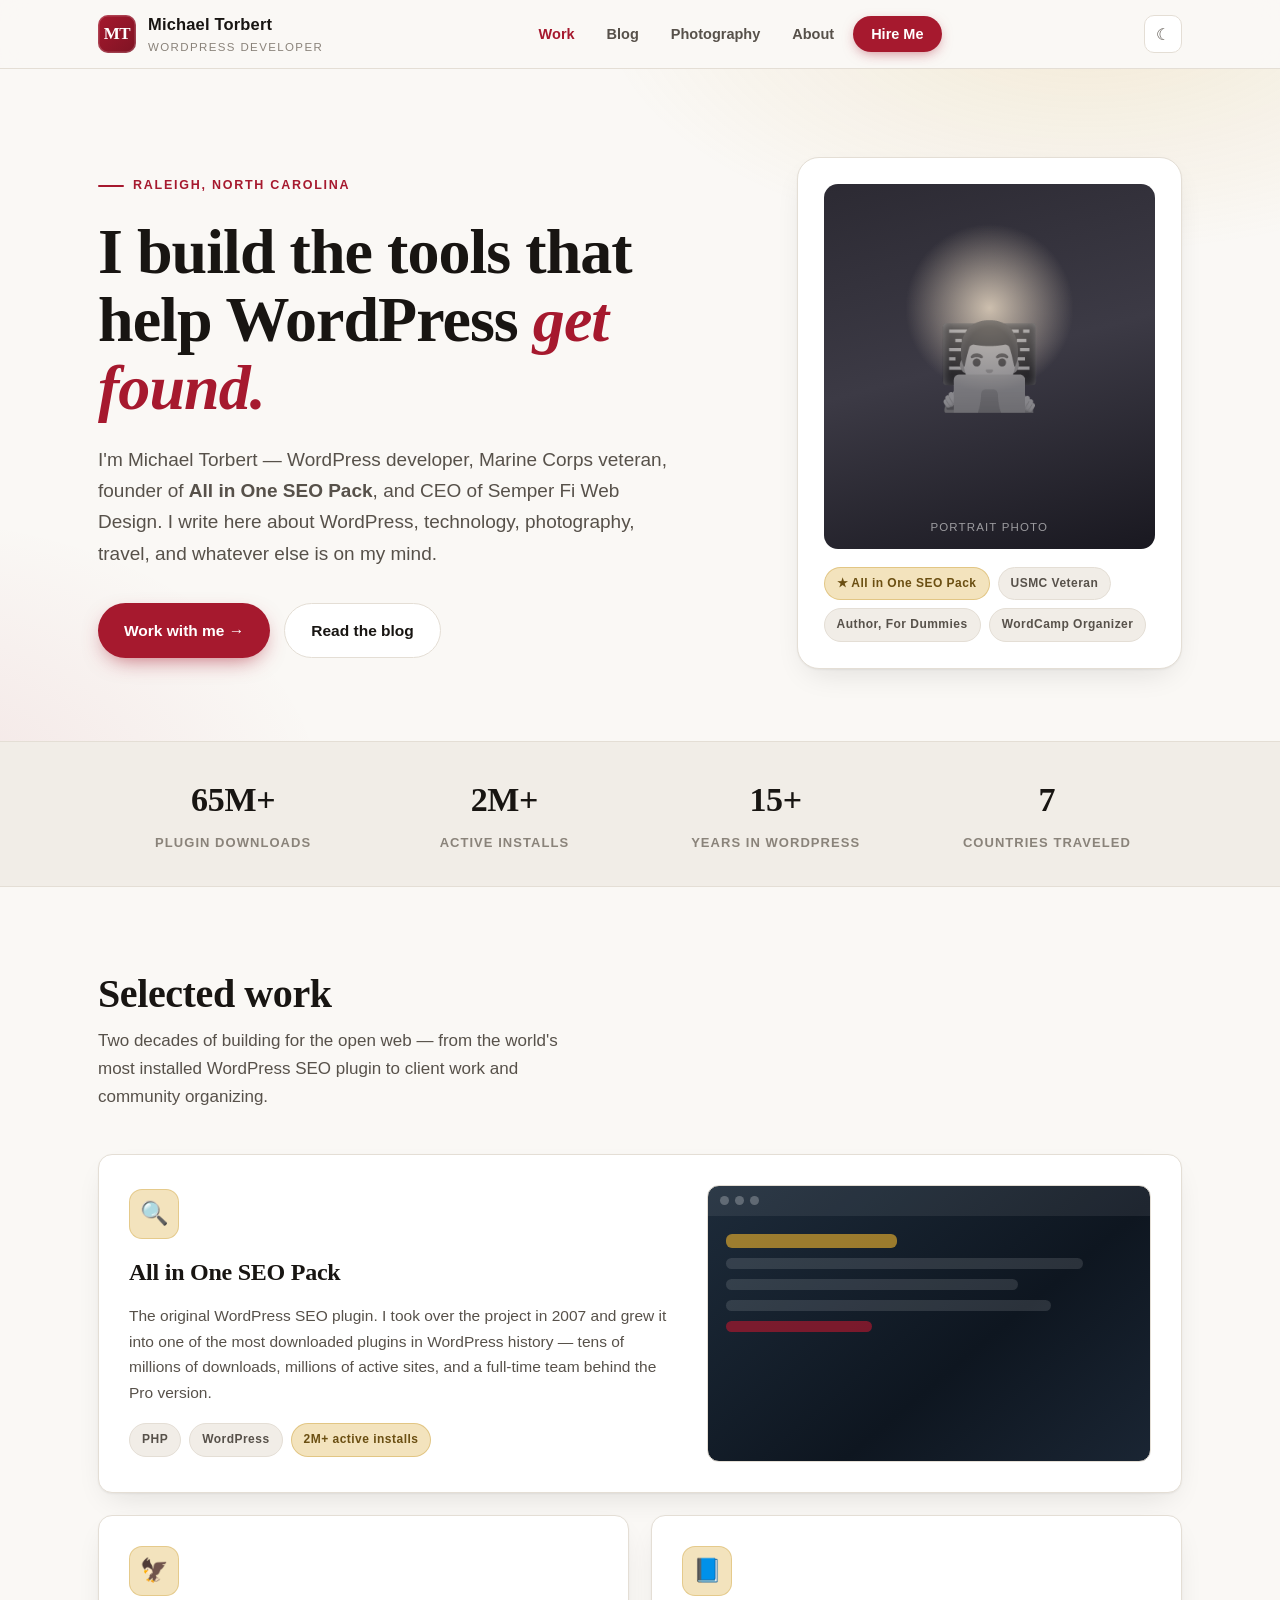
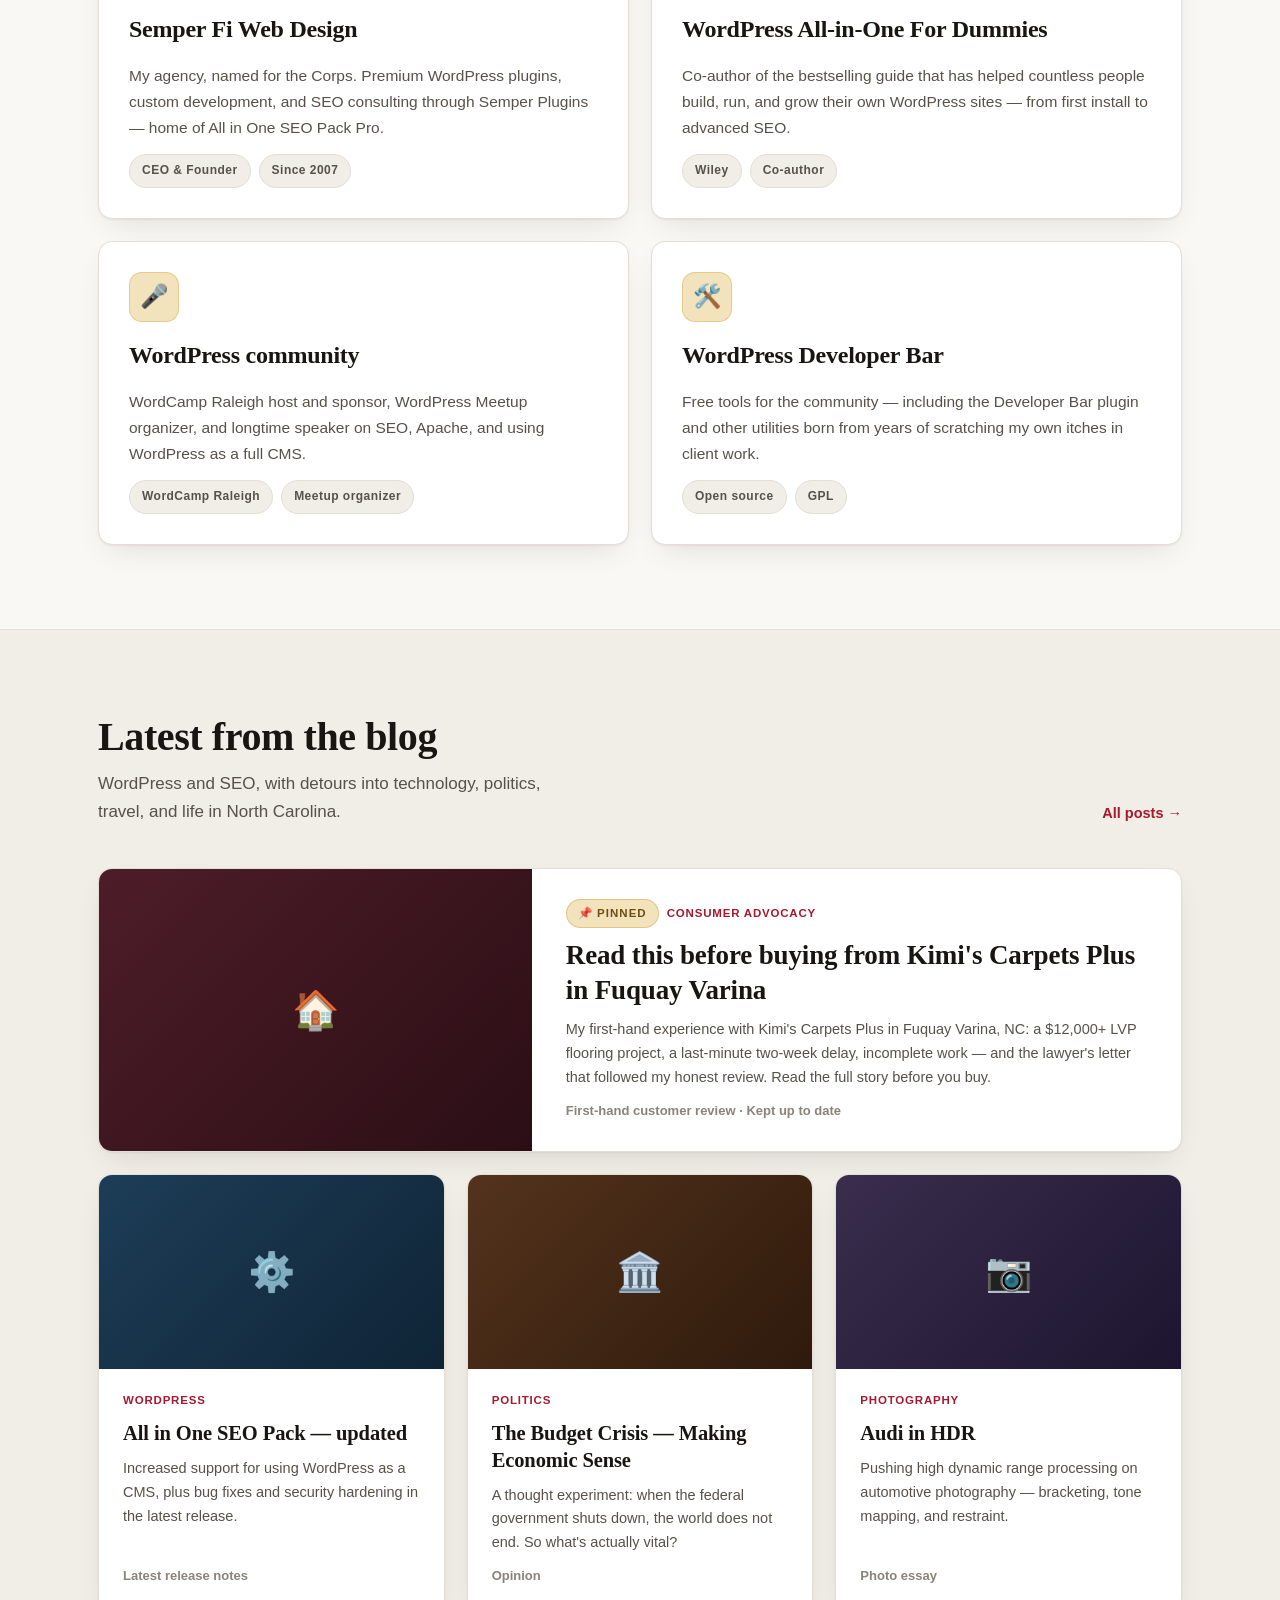
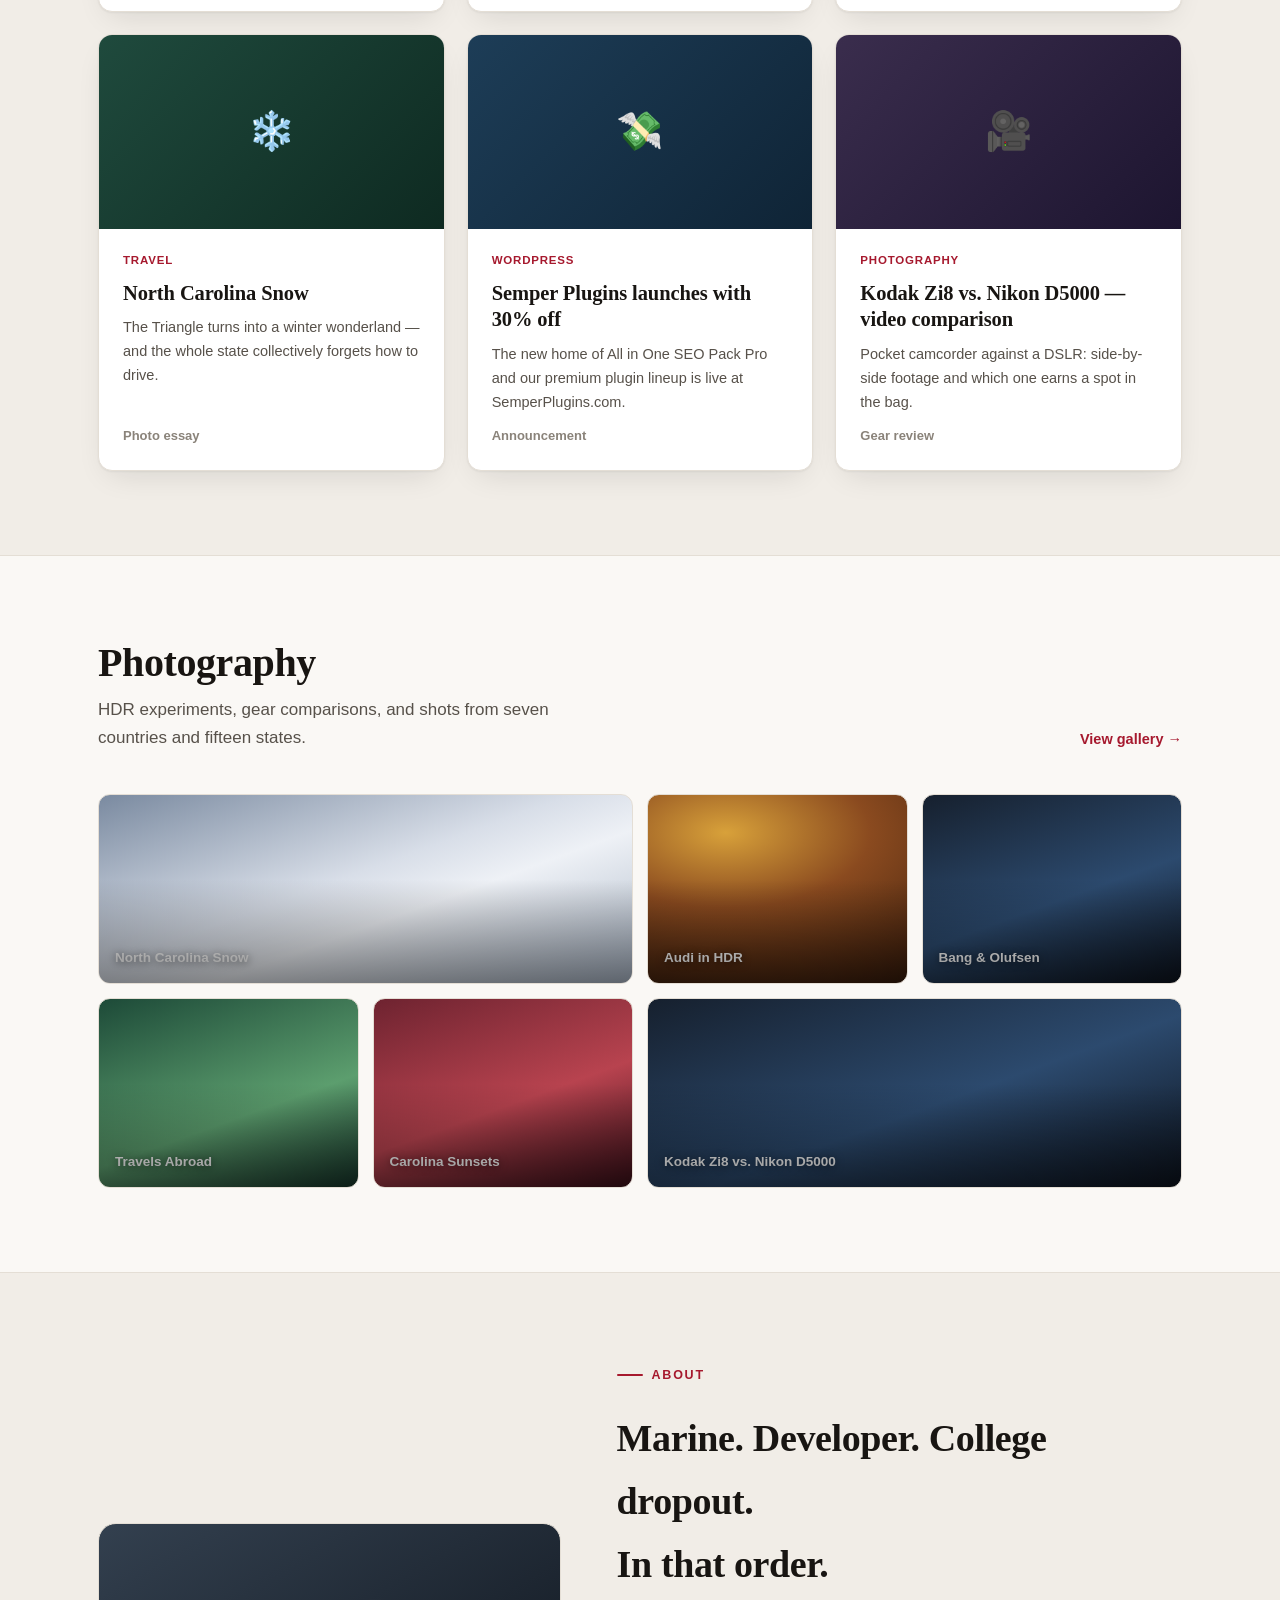
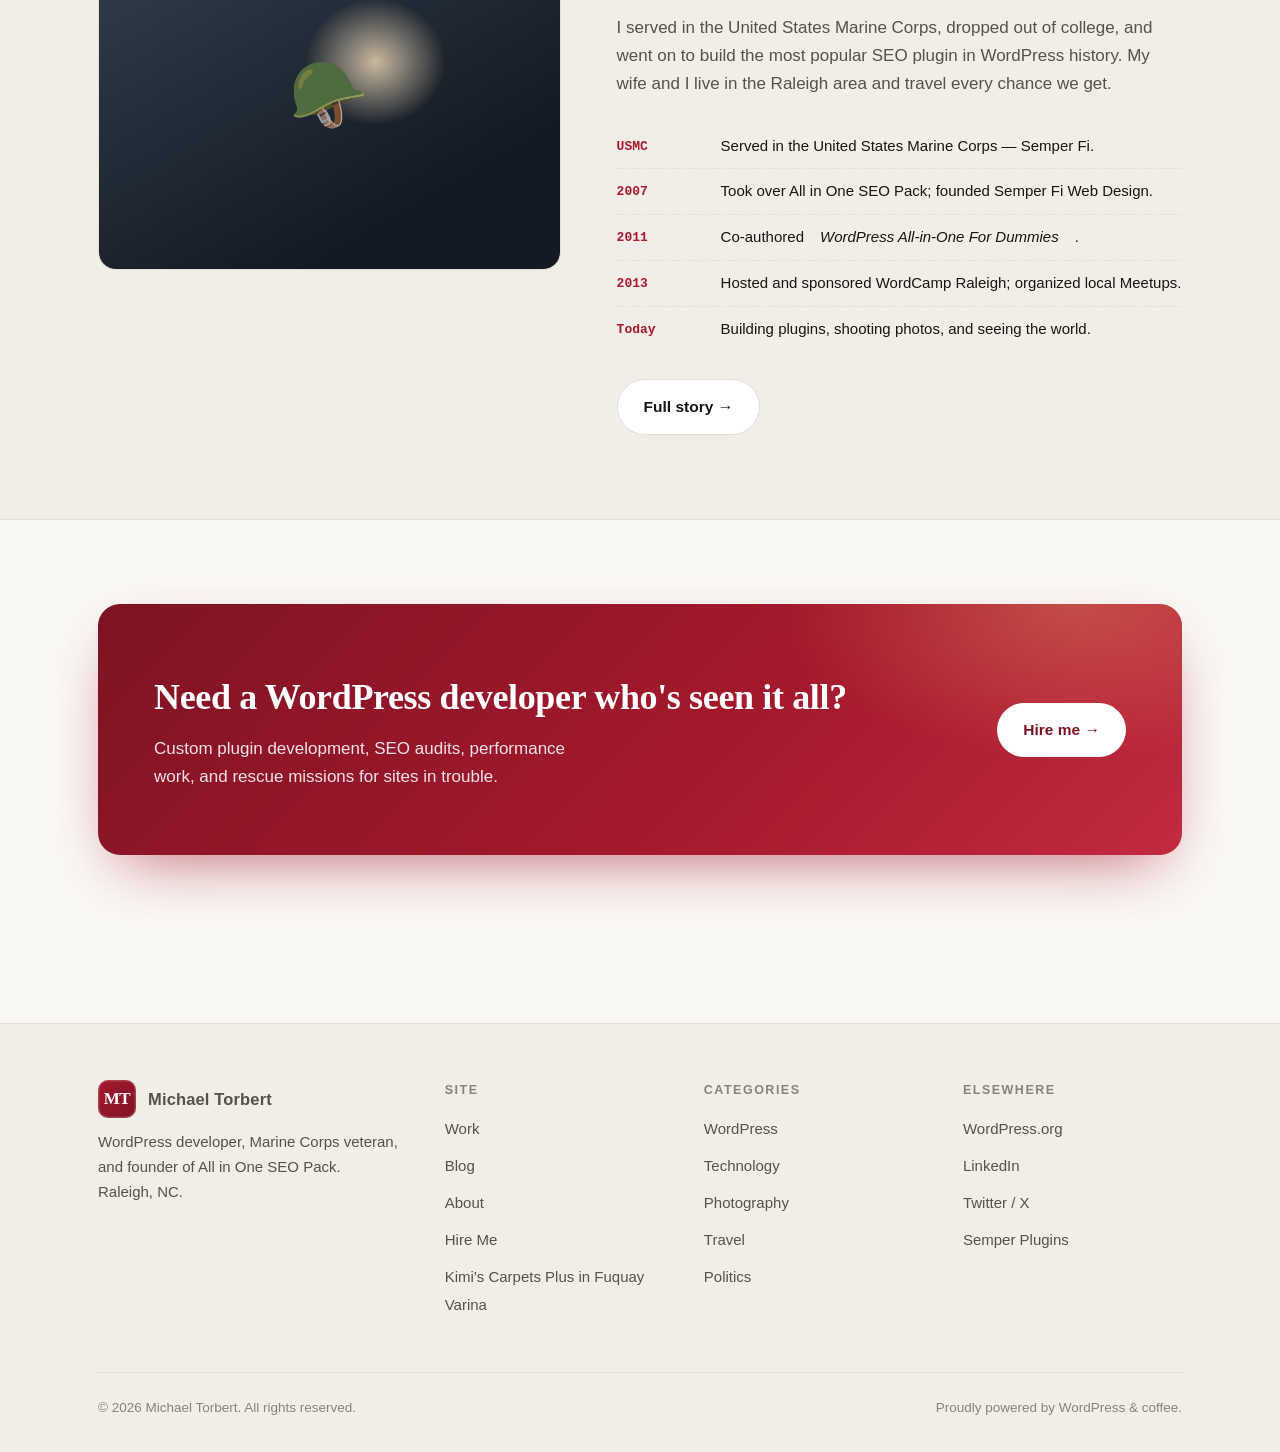
<file: redesign/index.html>
<!DOCTYPE html>
<html lang="en">
<head>
<meta charset="UTF-8">
<meta name="viewport" content="width=device-width, initial-scale=1.0">
<title>Michael Torbert — WordPress Developer, Founder of All in One SEO Pack</title>
<meta name="description" content="Michael Torbert is a WordPress developer, Marine Corps veteran, founder of All in One SEO Pack, and CEO of Semper Fi Web Design. Writing on WordPress, technology, photography, and travel.">
<link rel="stylesheet" href="assets/style.css">
<script src="assets/main.js"></script>
</head>
<body>

<header class="site-header">
  <div class="wrap nav">
    <a class="brand" href="index.html">
      <span class="monogram">MT</span>
      <span class="name">Michael Torbert<small>WordPress Developer</small></span>
    </a>
    <ul class="nav-links">
      <li><a href="index.html#work" class="active">Work</a></li>
      <li><a href="blog.html">Blog</a></li>
      <li><a href="index.html#photography">Photography</a></li>
      <li><a href="about.html">About</a></li>
      <li><a href="hire.html" class="nav-cta">Hire Me</a></li>
    </ul>
    <div style="display:flex;gap:10px;">
      <button class="theme-toggle" aria-label="Toggle dark mode">☾</button>
      <button class="menu-btn" aria-label="Menu">☰</button>
    </div>
  </div>
</header>

<main>

  <!-- HERO -->
  <section class="hero">
    <div class="wrap hero-grid">
      <div>
        <span class="kicker">Raleigh, North Carolina</span>
        <h1>I build the tools that help WordPress <em>get found.</em></h1>
        <p class="lede">
          I'm Michael Torbert — WordPress developer, Marine Corps veteran, founder of
          <strong>All in One SEO Pack</strong>, and CEO of Semper Fi Web Design.
          I write here about WordPress, technology, photography, travel, and whatever
          else is on my mind.
        </p>
        <div class="btn-row">
          <a class="btn btn-primary" href="hire.html">Work with me →</a>
          <a class="btn btn-ghost" href="blog.html">Read the blog</a>
        </div>
      </div>
      <div class="hero-card">
        <div class="portrait">
          <span class="silhouette">👨‍💻</span>
          <span class="photo-note">Portrait photo</span>
        </div>
        <div class="badges">
          <span class="badge gold">★ All in One SEO Pack</span>
          <span class="badge">USMC Veteran</span>
          <span class="badge">Author, For Dummies</span>
          <span class="badge">WordCamp Organizer</span>
        </div>
      </div>
    </div>
  </section>

  <!-- STATS -->
  <section class="stats">
    <div class="wrap stats-grid">
      <div class="stat"><b>65M+</b><span>Plugin downloads</span></div>
      <div class="stat"><b>2M+</b><span>Active installs</span></div>
      <div class="stat"><b>15+</b><span>Years in WordPress</span></div>
      <div class="stat"><b>7</b><span>Countries traveled</span></div>
    </div>
  </section>

  <!-- WORK -->
  <section class="section" id="work">
    <div class="wrap">
      <div class="section-head">
        <div>
          <h2>Selected work</h2>
          <p>Two decades of building for the open web — from the world's most installed WordPress SEO plugin to client work and community organizing.</p>
        </div>
      </div>
      <div class="work-grid">
        <article class="work-card feature">
          <div>
            <div class="work-icon">🔍</div>
            <h3 style="margin-top:14px;">All in One SEO Pack</h3>
            <p style="margin-top:10px;">
              The original WordPress SEO plugin. I took over the project in 2007 and grew it
              into one of the most downloaded plugins in WordPress history — tens of millions
              of downloads, millions of active sites, and a full-time team behind the Pro version.
            </p>
            <div class="work-meta" style="margin-top:18px;">
              <span class="badge">PHP</span><span class="badge">WordPress</span><span class="badge gold">2M+ active installs</span>
            </div>
          </div>
          <div class="work-shot">
            <div class="ui-bar"><i></i><i></i><i></i></div>
            <div class="ui-lines"><b></b><b></b><b></b><b></b><b></b></div>
          </div>
        </article>

        <article class="work-card">
          <div class="work-icon">🦅</div>
          <h3>Semper Fi Web Design</h3>
          <p>
            My agency, named for the Corps. Premium WordPress plugins, custom development,
            and SEO consulting through Semper Plugins — home of All in One SEO Pack Pro.
          </p>
          <div class="work-meta"><span class="badge">CEO &amp; Founder</span><span class="badge">Since 2007</span></div>
        </article>

        <article class="work-card">
          <div class="work-icon">📘</div>
          <h3>WordPress All-in-One For Dummies</h3>
          <p>
            Co-author of the bestselling guide that has helped countless people build, run,
            and grow their own WordPress sites — from first install to advanced SEO.
          </p>
          <div class="work-meta"><span class="badge">Wiley</span><span class="badge">Co-author</span></div>
        </article>

        <article class="work-card">
          <div class="work-icon">🎤</div>
          <h3>WordPress community</h3>
          <p>
            WordCamp Raleigh host and sponsor, WordPress Meetup organizer, and longtime
            speaker on SEO, Apache, and using WordPress as a full CMS.
          </p>
          <div class="work-meta"><span class="badge">WordCamp Raleigh</span><span class="badge">Meetup organizer</span></div>
        </article>

        <article class="work-card">
          <div class="work-icon">🛠️</div>
          <h3>WordPress Developer Bar</h3>
          <p>
            Free tools for the community — including the Developer Bar plugin and other
            utilities born from years of scratching my own itches in client work.
          </p>
          <div class="work-meta"><span class="badge">Open source</span><span class="badge">GPL</span></div>
        </article>
      </div>
    </div>
  </section>

  <!-- LATEST WRITING -->
  <section class="section alt" id="writing">
    <div class="wrap">
      <div class="section-head">
        <div>
          <h2>Latest from the blog</h2>
          <p>WordPress and SEO, with detours into technology, politics, travel, and life in North Carolina.</p>
        </div>
        <a class="see-all" href="blog.html">All posts →</a>
      </div>
      <div class="post-grid">
        <a class="post-card featured" href="kimis-carpets-plus.html">
          <div class="post-thumb t-life">🏠</div>
          <div class="post-body">
            <div class="post-tags"><span class="pin-flag">📌 Pinned</span><span class="tag">Consumer Advocacy</span></div>
            <h3>Read this before buying from Kimi's Carpets Plus in Fuquay Varina</h3>
            <p>My first-hand experience with Kimi's Carpets Plus in Fuquay Varina, NC: a $12,000+ LVP flooring project, a last-minute two-week delay, incomplete work — and the lawyer's letter that followed my honest review. Read the full story before you buy.</p>
            <span class="post-date">First-hand customer review · Kept up to date</span>
          </div>
        </a>
        <a class="post-card" href="post.html">
          <div class="post-thumb t-wp">⚙️</div>
          <div class="post-body">
            <div class="post-tags"><span class="tag">WordPress</span></div>
            <h3>All in One SEO Pack — updated</h3>
            <p>Increased support for using WordPress as a CMS, plus bug fixes and security hardening in the latest release.</p>
            <span class="post-date">Latest release notes</span>
          </div>
        </a>
        <a class="post-card" href="post.html">
          <div class="post-thumb t-opinion">🏛️</div>
          <div class="post-body">
            <div class="post-tags"><span class="tag">Politics</span></div>
            <h3>The Budget Crisis — Making Economic Sense</h3>
            <p>A thought experiment: when the federal government shuts down, the world does not end. So what's actually vital?</p>
            <span class="post-date">Opinion</span>
          </div>
        </a>
        <a class="post-card" href="post.html">
          <div class="post-thumb t-photo">📷</div>
          <div class="post-body">
            <div class="post-tags"><span class="tag">Photography</span></div>
            <h3>Audi in HDR</h3>
            <p>Pushing high dynamic range processing on automotive photography — bracketing, tone mapping, and restraint.</p>
            <span class="post-date">Photo essay</span>
          </div>
        </a>
        <a class="post-card" href="post.html">
          <div class="post-thumb t-travel">❄️</div>
          <div class="post-body">
            <div class="post-tags"><span class="tag">Travel</span></div>
            <h3>North Carolina Snow</h3>
            <p>The Triangle turns into a winter wonderland — and the whole state collectively forgets how to drive.</p>
            <span class="post-date">Photo essay</span>
          </div>
        </a>
        <a class="post-card" href="post.html">
          <div class="post-thumb t-wp">💸</div>
          <div class="post-body">
            <div class="post-tags"><span class="tag">WordPress</span></div>
            <h3>Semper Plugins launches with 30% off</h3>
            <p>The new home of All in One SEO Pack Pro and our premium plugin lineup is live at SemperPlugins.com.</p>
            <span class="post-date">Announcement</span>
          </div>
        </a>
        <a class="post-card" href="post.html">
          <div class="post-thumb t-photo">🎥</div>
          <div class="post-body">
            <div class="post-tags"><span class="tag">Photography</span></div>
            <h3>Kodak Zi8 vs. Nikon D5000 — video comparison</h3>
            <p>Pocket camcorder against a DSLR: side-by-side footage and which one earns a spot in the bag.</p>
            <span class="post-date">Gear review</span>
          </div>
        </a>
      </div>
    </div>
  </section>

  <!-- PHOTOGRAPHY -->
  <section class="section" id="photography">
    <div class="wrap">
      <div class="section-head">
        <div>
          <h2>Photography</h2>
          <p>HDR experiments, gear comparisons, and shots from seven countries and fifteen states.</p>
        </div>
        <a class="see-all" href="blog.html">View gallery →</a>
      </div>
      <div class="photo-grid">
        <a class="photo-tile wide ph-1" href="post.html"><span>North Carolina Snow</span></a>
        <a class="photo-tile ph-2" href="post.html"><span>Audi in HDR</span></a>
        <a class="photo-tile ph-3" href="post.html"><span>Bang &amp; Olufsen</span></a>
        <a class="photo-tile ph-4" href="post.html"><span>Travels Abroad</span></a>
        <a class="photo-tile ph-5" href="post.html"><span>Carolina Sunsets</span></a>
        <a class="photo-tile wide ph-3" href="post.html"><span>Kodak Zi8 vs. Nikon D5000</span></a>
      </div>
    </div>
  </section>

  <!-- ABOUT BAND -->
  <section class="section alt" id="about">
    <div class="wrap about-band">
      <div class="photo">🪖</div>
      <div>
        <span class="kicker">About</span>
        <h2>Marine. Developer. College dropout.<br>In that order.</h2>
        <p>
          I served in the United States Marine Corps, dropped out of college, and went on to
          build the most popular SEO plugin in WordPress history. My wife and I live in the
          Raleigh area and travel every chance we get.
        </p>
        <ul class="timeline">
          <li><b>USMC</b> Served in the United States Marine Corps — Semper Fi.</li>
          <li><b>2007</b> Took over All in One SEO Pack; founded Semper Fi Web Design.</li>
          <li><b>2011</b> Co-authored <i>WordPress All-in-One For Dummies</i>.</li>
          <li><b>2013</b> Hosted and sponsored WordCamp Raleigh; organized local Meetups.</li>
          <li><b>Today</b> Building plugins, shooting photos, and seeing the world.</li>
        </ul>
        <div class="btn-row" style="margin-top:28px;">
          <a class="btn btn-ghost" href="about.html">Full story →</a>
        </div>
      </div>
    </div>
  </section>

  <!-- CTA -->
  <section class="section">
    <div class="wrap">
      <div class="cta-band">
        <div>
          <h2>Need a WordPress developer who's seen it all?</h2>
          <p>Custom plugin development, SEO audits, performance work, and rescue missions for sites in trouble.</p>
        </div>
        <a class="btn" href="hire.html">Hire me →</a>
      </div>
    </div>
  </section>

</main>

<footer class="site-footer">
  <div class="wrap">
    <div class="footer-grid">
      <div>
        <a class="brand" href="index.html">
          <span class="monogram">MT</span>
          <span class="name">Michael Torbert</span>
        </a>
        <p class="footer-blurb">WordPress developer, Marine Corps veteran, and founder of All in One SEO Pack. Raleigh, NC.</p>
      </div>
      <div>
        <h4>Site</h4>
        <ul>
          <li><a href="index.html#work">Work</a></li>
          <li><a href="blog.html">Blog</a></li>
          <li><a href="about.html">About</a></li>
          <li><a href="hire.html">Hire Me</a></li>
          <li><a href="kimis-carpets-plus.html">Kimi's Carpets Plus in Fuquay Varina</a></li>
        </ul>
      </div>
      <div>
        <h4>Categories</h4>
        <ul>
          <li><a href="blog.html">WordPress</a></li>
          <li><a href="blog.html">Technology</a></li>
          <li><a href="blog.html">Photography</a></li>
          <li><a href="blog.html">Travel</a></li>
          <li><a href="blog.html">Politics</a></li>
        </ul>
      </div>
      <div>
        <h4>Elsewhere</h4>
        <ul>
          <li><a href="#">WordPress.org</a></li>
          <li><a href="#">LinkedIn</a></li>
          <li><a href="#">Twitter / X</a></li>
          <li><a href="#">Semper Plugins</a></li>
        </ul>
      </div>
    </div>
    <div class="footer-bottom">
      <span>© 2026 Michael Torbert. All rights reserved.</span>
      <span>Proudly powered by WordPress &amp; coffee.</span>
    </div>
  </div>
</footer>

</body>
</html>
</file>
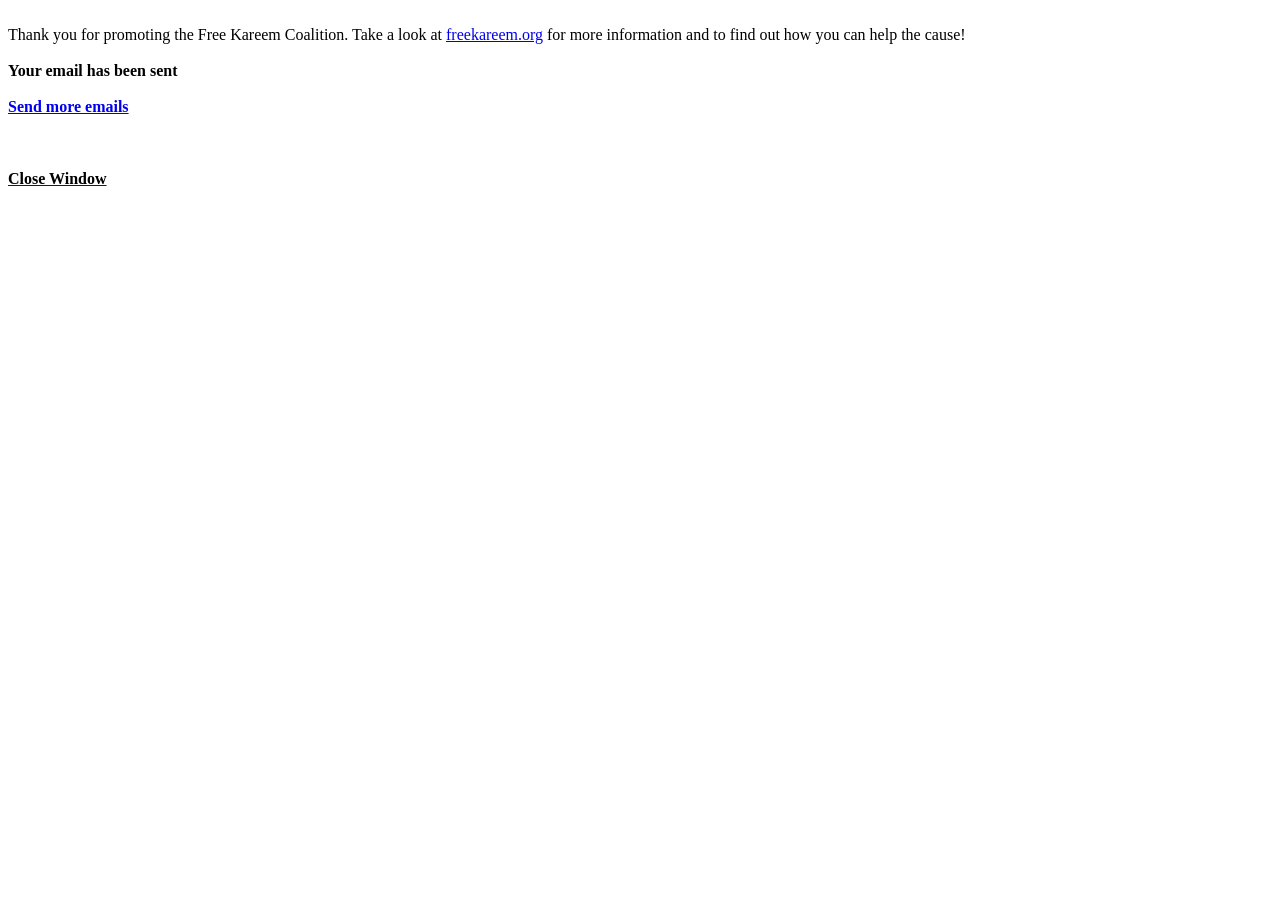
<file: thankyou.htm>
<HTML> 
<HEAD>
<meta name="robots" content="noindex,nofollow">
<TITLE> Thanks!</TITLE> 
</HEAD>
<BODY> 

<BR> 
	
	Thank you for promoting the Free Kareem Coalition.  Take a look at <a href="http://freekareem.org">freekareem.org</a> for more information and to find out how you can help the cause!
	<br /><br />
<strong>	Your email has been sent</strong>

	<br /><br />
	<b><a href="javascript: history.go(-1)">Send
	more emails</a></b>
	<br /><br /><br /><br />
	<A HREF="javascript:window.close()"><B> <font color="#000000"> Close Window</font></B></A> 
	</BODY>
</HTML>
</file>
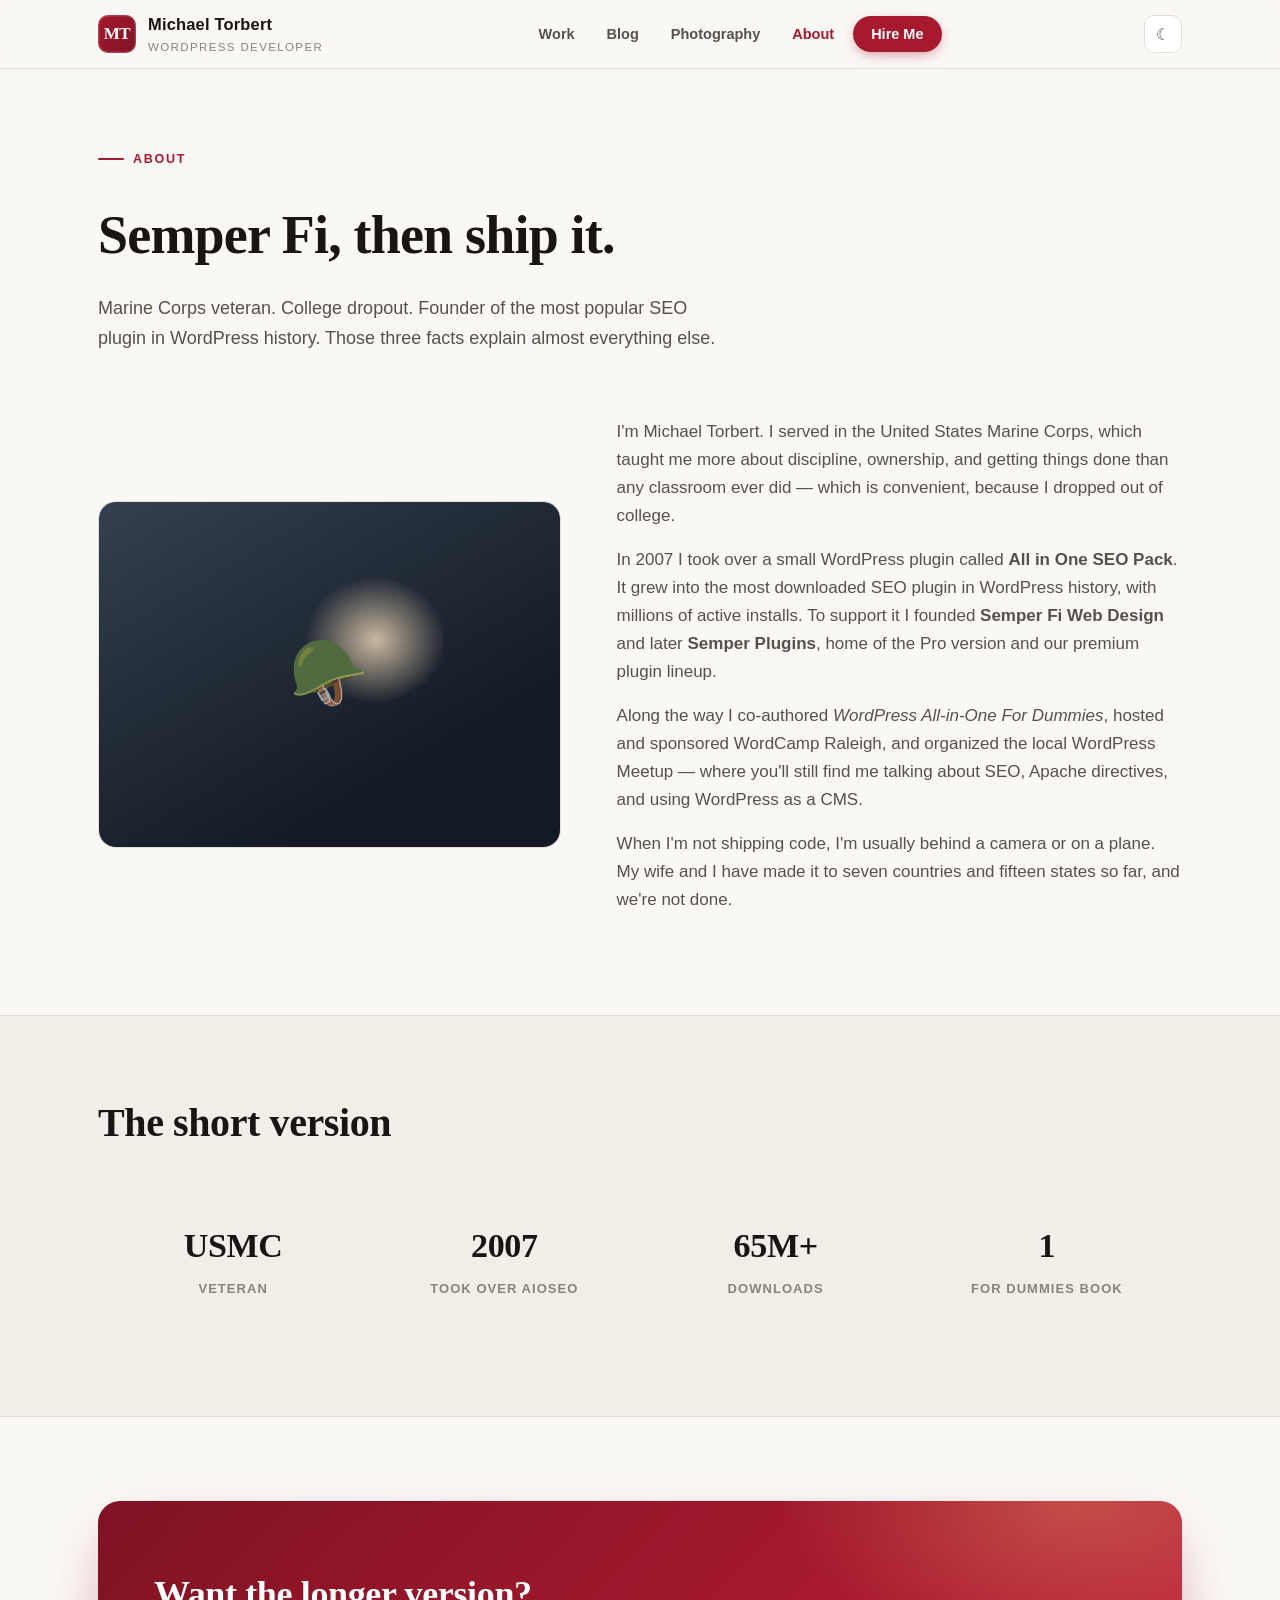
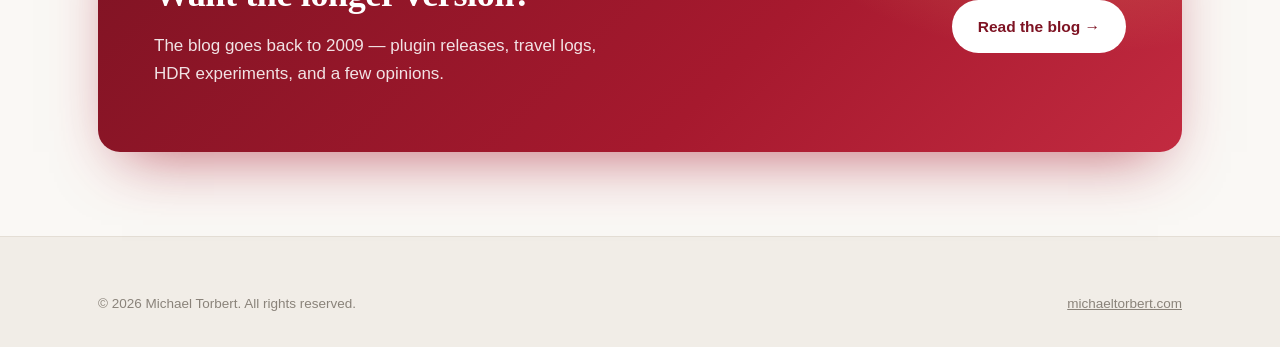
<file: redesign/about.html>
<!DOCTYPE html>
<html lang="en">
<head>
<meta charset="UTF-8">
<meta name="viewport" content="width=device-width, initial-scale=1.0">
<title>About — Michael Torbert</title>
<meta name="description" content="Michael Torbert: Marine Corps veteran, founder of All in One SEO Pack, CEO of Semper Fi Web Design, co-author of WordPress All-in-One For Dummies.">
<link rel="stylesheet" href="assets/style.css">
<script src="assets/main.js"></script>
</head>
<body>

<header class="site-header">
  <div class="wrap nav">
    <a class="brand" href="index.html">
      <span class="monogram">MT</span>
      <span class="name">Michael Torbert<small>WordPress Developer</small></span>
    </a>
    <ul class="nav-links">
      <li><a href="index.html#work">Work</a></li>
      <li><a href="blog.html">Blog</a></li>
      <li><a href="index.html#photography">Photography</a></li>
      <li><a href="about.html" class="active">About</a></li>
      <li><a href="hire.html" class="nav-cta">Hire Me</a></li>
    </ul>
    <div style="display:flex;gap:10px;">
      <button class="theme-toggle" aria-label="Toggle dark mode">☾</button>
      <button class="menu-btn" aria-label="Menu">☰</button>
    </div>
  </div>
</header>

<main>
  <section class="page-hero">
    <div class="wrap">
      <span class="kicker">About</span>
      <h1>Semper Fi, then ship it.</h1>
      <p class="lede">
        Marine Corps veteran. College dropout. Founder of the most popular SEO plugin
        in WordPress history. Those three facts explain almost everything else.
      </p>
    </div>
  </section>

  <section class="section" style="padding-top:20px;">
    <div class="wrap about-band">
      <div class="photo">🪖</div>
      <div>
        <p>
          I'm Michael Torbert. I served in the United States Marine Corps, which taught me
          more about discipline, ownership, and getting things done than any classroom ever
          did — which is convenient, because I dropped out of college.
        </p>
        <p>
          In 2007 I took over a small WordPress plugin called <strong>All in One SEO Pack</strong>.
          It grew into the most downloaded SEO plugin in WordPress history, with millions of
          active installs. To support it I founded <strong>Semper Fi Web Design</strong> and later
          <strong>Semper Plugins</strong>, home of the Pro version and our premium plugin lineup.
        </p>
        <p>
          Along the way I co-authored <em>WordPress All-in-One For Dummies</em>, hosted and
          sponsored WordCamp Raleigh, and organized the local WordPress Meetup — where you'll
          still find me talking about SEO, Apache directives, and using WordPress as a CMS.
        </p>
        <p>
          When I'm not shipping code, I'm usually behind a camera or on a plane. My wife and I
          have made it to seven countries and fifteen states so far, and we're not done.
        </p>
      </div>
    </div>
  </section>

  <section class="section alt">
    <div class="wrap">
      <div class="section-head"><h2>The short version</h2></div>
      <div class="stats-grid" style="background:transparent;">
        <div class="stat"><b>USMC</b><span>Veteran</span></div>
        <div class="stat"><b>2007</b><span>Took over AIOSEO</span></div>
        <div class="stat"><b>65M+</b><span>Downloads</span></div>
        <div class="stat"><b>1</b><span>For Dummies book</span></div>
      </div>
    </div>
  </section>

  <section class="section">
    <div class="wrap">
      <div class="cta-band">
        <div>
          <h2>Want the longer version?</h2>
          <p>The blog goes back to 2009 — plugin releases, travel logs, HDR experiments, and a few opinions.</p>
        </div>
        <a class="btn" href="blog.html">Read the blog →</a>
      </div>
    </div>
  </section>
</main>

<footer class="site-footer" style="margin-top:0;">
  <div class="wrap">
    <div class="footer-bottom" style="border-top:0;padding-top:0;">
      <span>© 2026 Michael Torbert. All rights reserved.</span>
      <span><a href="index.html" style="color:inherit;">michaeltorbert.com</a></span>
    </div>
  </div>
</footer>

</body>
</html>
</file>
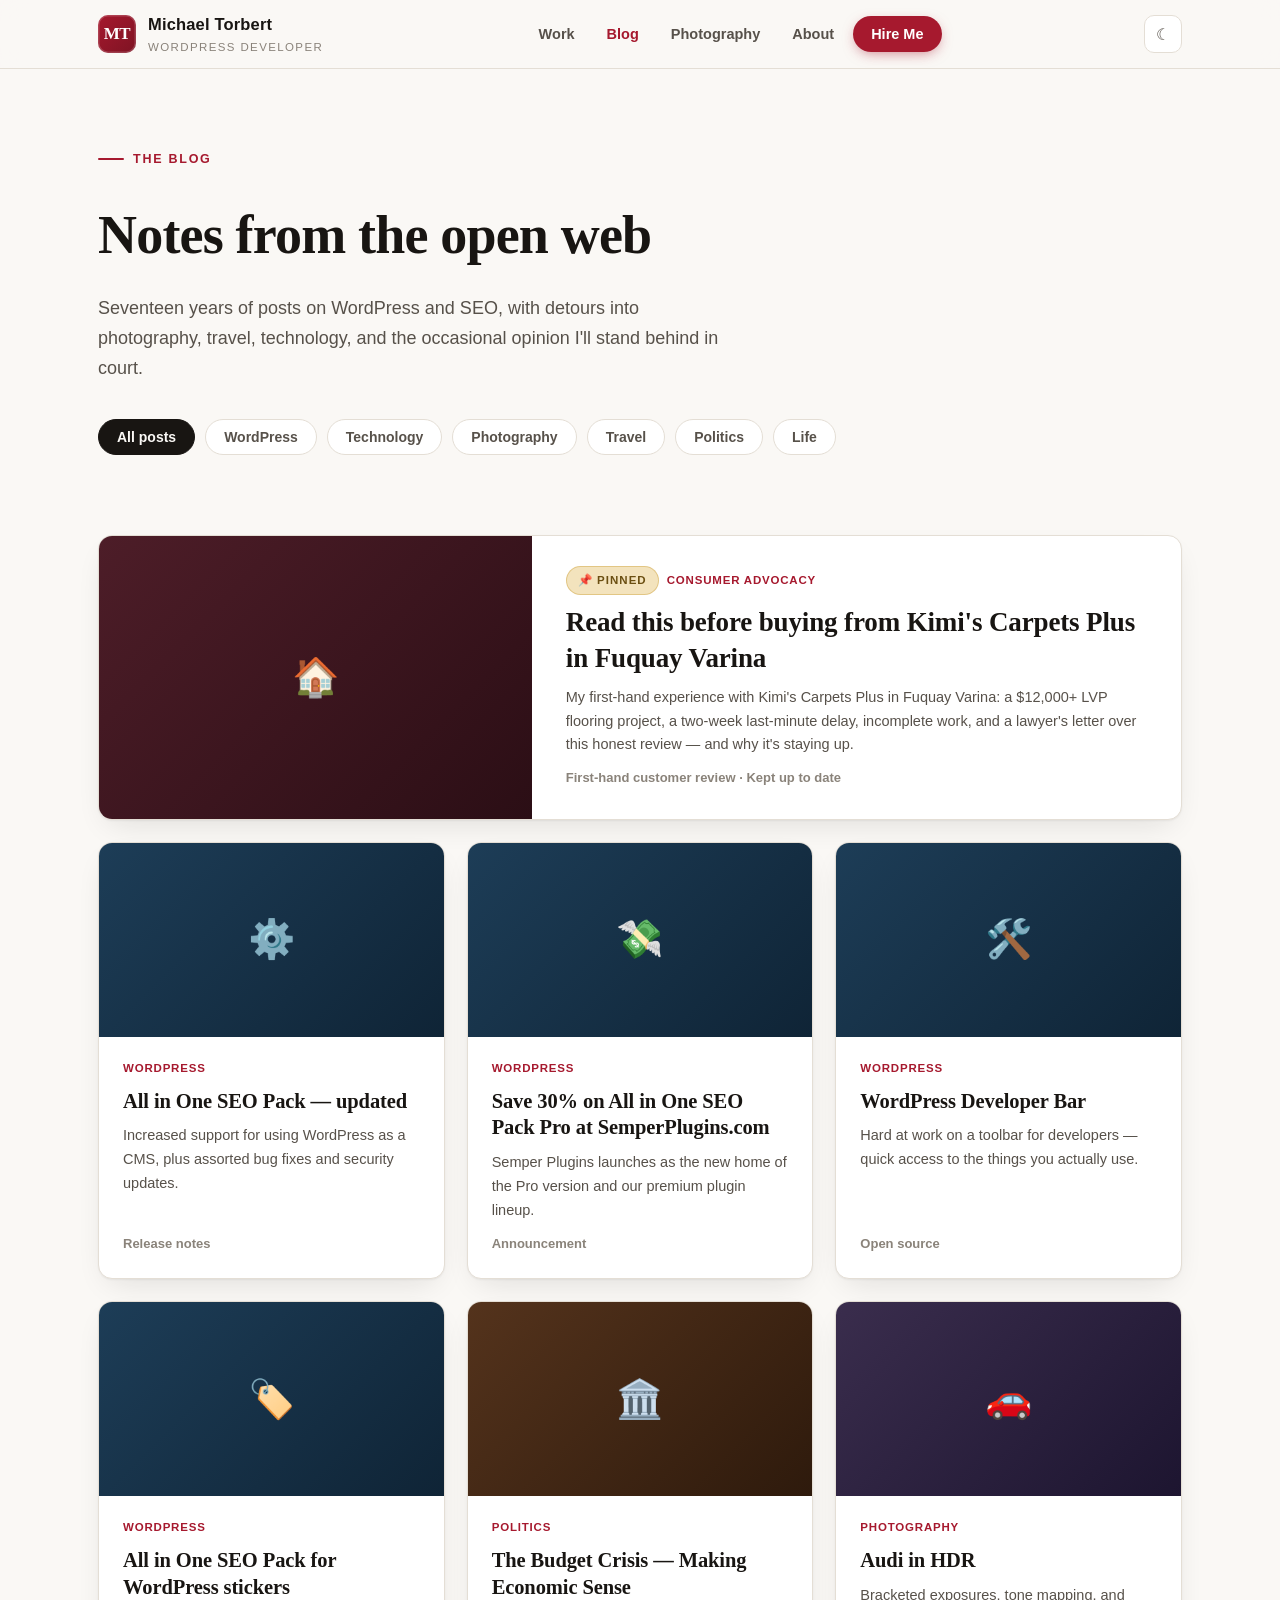
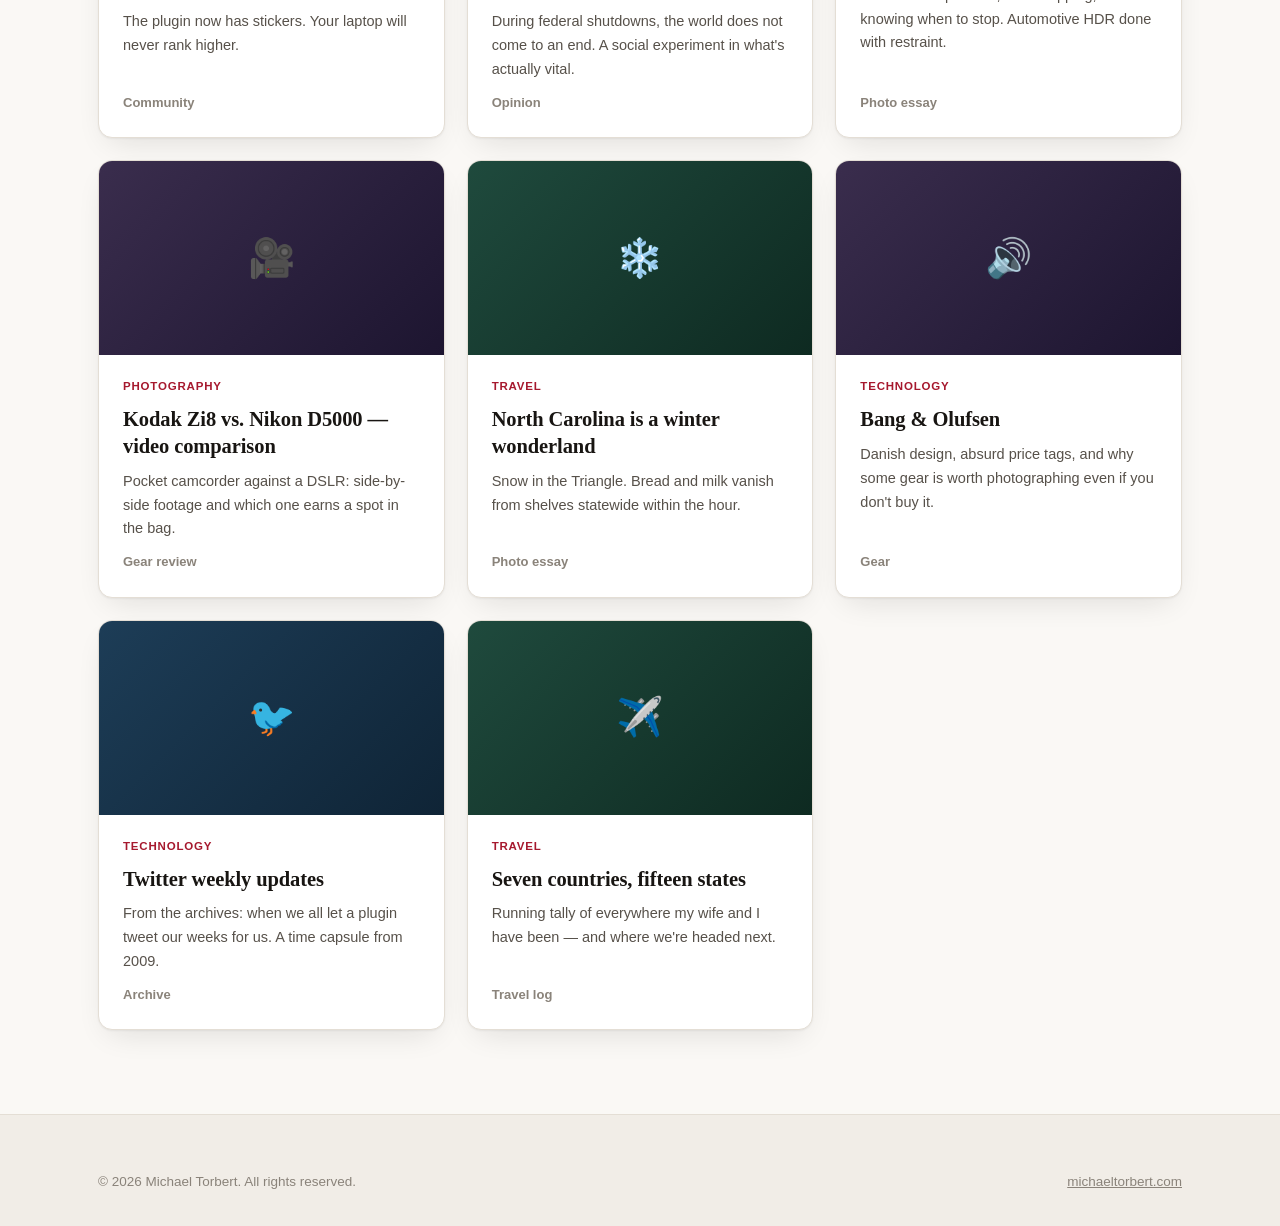
<file: redesign/blog.html>
<!DOCTYPE html>
<html lang="en">
<head>
<meta charset="UTF-8">
<meta name="viewport" content="width=device-width, initial-scale=1.0">
<title>Blog — Michael Torbert</title>
<meta name="description" content="Writing on WordPress, SEO, technology, photography, travel, and politics by Michael Torbert.">
<link rel="stylesheet" href="assets/style.css">
<script src="assets/main.js"></script>
</head>
<body>

<header class="site-header">
  <div class="wrap nav">
    <a class="brand" href="index.html">
      <span class="monogram">MT</span>
      <span class="name">Michael Torbert<small>WordPress Developer</small></span>
    </a>
    <ul class="nav-links">
      <li><a href="index.html#work">Work</a></li>
      <li><a href="blog.html" class="active">Blog</a></li>
      <li><a href="index.html#photography">Photography</a></li>
      <li><a href="about.html">About</a></li>
      <li><a href="hire.html" class="nav-cta">Hire Me</a></li>
    </ul>
    <div style="display:flex;gap:10px;">
      <button class="theme-toggle" aria-label="Toggle dark mode">☾</button>
      <button class="menu-btn" aria-label="Menu">☰</button>
    </div>
  </div>
</header>

<main>
  <section class="page-hero">
    <div class="wrap">
      <span class="kicker">The Blog</span>
      <h1>Notes from the open web</h1>
      <p class="lede">
        Seventeen years of posts on WordPress and SEO, with detours into photography,
        travel, technology, and the occasional opinion I'll stand behind in court.
      </p>

      <div class="filter-bar">
        <button class="filter-chip active" data-filter="all">All posts</button>
        <button class="filter-chip" data-filter="wordpress">WordPress</button>
        <button class="filter-chip" data-filter="technology">Technology</button>
        <button class="filter-chip" data-filter="photography">Photography</button>
        <button class="filter-chip" data-filter="travel">Travel</button>
        <button class="filter-chip" data-filter="politics">Politics</button>
        <button class="filter-chip" data-filter="life">Life</button>
      </div>
    </div>
  </section>

  <section class="wrap" style="padding-bottom:84px;">
    <div class="post-grid">

      <a class="post-card featured" href="kimis-carpets-plus.html" data-cat="life">
        <div class="post-thumb t-life">🏠</div>
        <div class="post-body">
          <div class="post-tags"><span class="pin-flag">📌 Pinned</span><span class="tag">Consumer Advocacy</span></div>
          <h3>Read this before buying from Kimi's Carpets Plus in Fuquay Varina</h3>
          <p>My first-hand experience with Kimi's Carpets Plus in Fuquay Varina: a $12,000+ LVP flooring project, a two-week last-minute delay, incomplete work, and a lawyer's letter over this honest review — and why it's staying up.</p>
          <span class="post-date">First-hand customer review · Kept up to date</span>
        </div>
      </a>

      <a class="post-card" href="post.html" data-cat="wordpress">
        <div class="post-thumb t-wp">⚙️</div>
        <div class="post-body">
          <div class="post-tags"><span class="tag">WordPress</span></div>
          <h3>All in One SEO Pack — updated</h3>
          <p>Increased support for using WordPress as a CMS, plus assorted bug fixes and security updates.</p>
          <span class="post-date">Release notes</span>
        </div>
      </a>

      <a class="post-card" href="post.html" data-cat="wordpress">
        <div class="post-thumb t-wp">💸</div>
        <div class="post-body">
          <div class="post-tags"><span class="tag">WordPress</span></div>
          <h3>Save 30% on All in One SEO Pack Pro at SemperPlugins.com</h3>
          <p>Semper Plugins launches as the new home of the Pro version and our premium plugin lineup.</p>
          <span class="post-date">Announcement</span>
        </div>
      </a>

      <a class="post-card" href="post.html" data-cat="wordpress">
        <div class="post-thumb t-wp">🛠️</div>
        <div class="post-body">
          <div class="post-tags"><span class="tag">WordPress</span></div>
          <h3>WordPress Developer Bar</h3>
          <p>Hard at work on a toolbar for developers — quick access to the things you actually use.</p>
          <span class="post-date">Open source</span>
        </div>
      </a>

      <a class="post-card" href="post.html" data-cat="wordpress">
        <div class="post-thumb t-wp">🏷️</div>
        <div class="post-body">
          <div class="post-tags"><span class="tag">WordPress</span></div>
          <h3>All in One SEO Pack for WordPress stickers</h3>
          <p>The plugin now has stickers. Your laptop will never rank higher.</p>
          <span class="post-date">Community</span>
        </div>
      </a>

      <a class="post-card" href="post.html" data-cat="politics">
        <div class="post-thumb t-opinion">🏛️</div>
        <div class="post-body">
          <div class="post-tags"><span class="tag">Politics</span></div>
          <h3>The Budget Crisis — Making Economic Sense</h3>
          <p>During federal shutdowns, the world does not come to an end. A social experiment in what's actually vital.</p>
          <span class="post-date">Opinion</span>
        </div>
      </a>

      <a class="post-card" href="post.html" data-cat="photography">
        <div class="post-thumb t-photo">🚗</div>
        <div class="post-body">
          <div class="post-tags"><span class="tag">Photography</span></div>
          <h3>Audi in HDR</h3>
          <p>Bracketed exposures, tone mapping, and knowing when to stop. Automotive HDR done with restraint.</p>
          <span class="post-date">Photo essay</span>
        </div>
      </a>

      <a class="post-card" href="post.html" data-cat="photography">
        <div class="post-thumb t-photo">🎥</div>
        <div class="post-body">
          <div class="post-tags"><span class="tag">Photography</span></div>
          <h3>Kodak Zi8 vs. Nikon D5000 — video comparison</h3>
          <p>Pocket camcorder against a DSLR: side-by-side footage and which one earns a spot in the bag.</p>
          <span class="post-date">Gear review</span>
        </div>
      </a>

      <a class="post-card" href="post.html" data-cat="travel">
        <div class="post-thumb t-travel">❄️</div>
        <div class="post-body">
          <div class="post-tags"><span class="tag">Travel</span></div>
          <h3>North Carolina is a winter wonderland</h3>
          <p>Snow in the Triangle. Bread and milk vanish from shelves statewide within the hour.</p>
          <span class="post-date">Photo essay</span>
        </div>
      </a>

      <a class="post-card" href="post.html" data-cat="technology">
        <div class="post-thumb t-photo">🔊</div>
        <div class="post-body">
          <div class="post-tags"><span class="tag">Technology</span></div>
          <h3>Bang &amp; Olufsen</h3>
          <p>Danish design, absurd price tags, and why some gear is worth photographing even if you don't buy it.</p>
          <span class="post-date">Gear</span>
        </div>
      </a>

      <a class="post-card" href="post.html" data-cat="technology">
        <div class="post-thumb t-wp">🐦</div>
        <div class="post-body">
          <div class="post-tags"><span class="tag">Technology</span></div>
          <h3>Twitter weekly updates</h3>
          <p>From the archives: when we all let a plugin tweet our weeks for us. A time capsule from 2009.</p>
          <span class="post-date">Archive</span>
        </div>
      </a>

      <a class="post-card" href="post.html" data-cat="travel">
        <div class="post-thumb t-travel">✈️</div>
        <div class="post-body">
          <div class="post-tags"><span class="tag">Travel</span></div>
          <h3>Seven countries, fifteen states</h3>
          <p>Running tally of everywhere my wife and I have been — and where we're headed next.</p>
          <span class="post-date">Travel log</span>
        </div>
      </a>

    </div>
  </section>
</main>

<footer class="site-footer" style="margin-top:0;">
  <div class="wrap">
    <div class="footer-bottom" style="border-top:0;padding-top:0;">
      <span>© 2026 Michael Torbert. All rights reserved.</span>
      <span><a href="index.html" style="color:inherit;">michaeltorbert.com</a></span>
    </div>
  </div>
</footer>

</body>
</html>
</file>
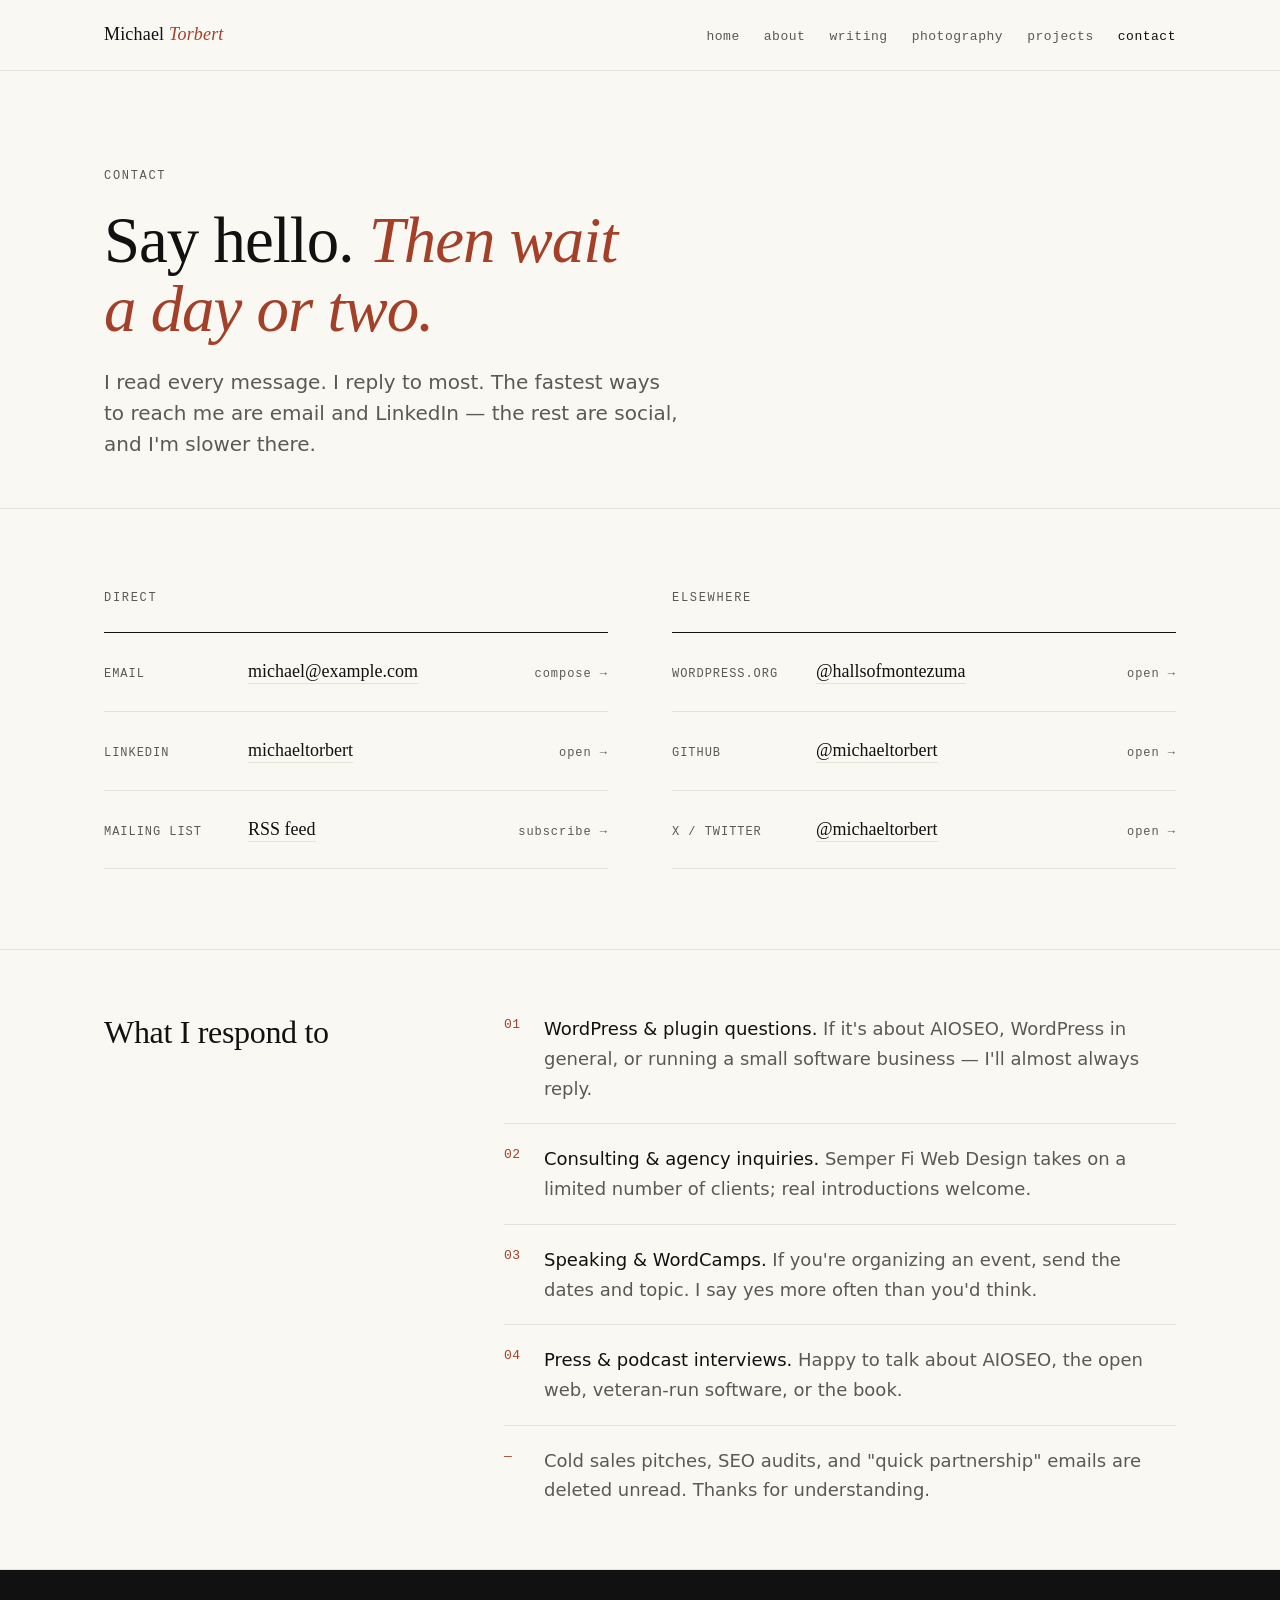
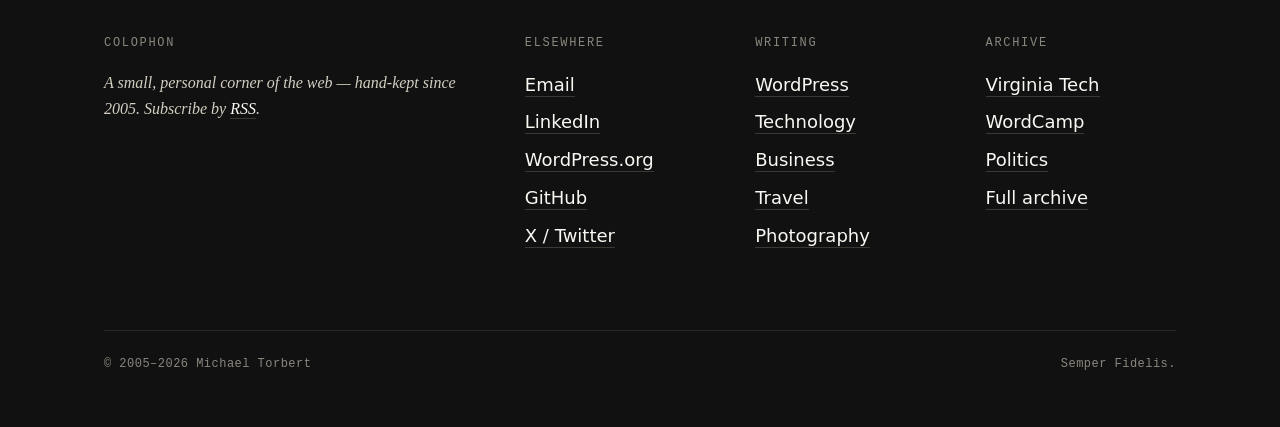
<file: redesign/contact.html>
<!doctype html>
<html lang="en">
<head>
  <meta charset="utf-8">
  <meta name="viewport" content="width=device-width, initial-scale=1">
  <title>Contact — Michael Torbert</title>
  <meta name="description" content="Get in touch with Michael Torbert — email, LinkedIn, WordPress.org, GitHub, and X/Twitter.">
  <style>
    :root {
      --ink: #111111; --bone: #faf8f3; --paper: #ffffff;
      --rule: #e6e2d8; --muted: #5b5952; --accent: #a43f28;
      --serif: Georgia, "Iowan Old Style", "Source Serif Pro", ui-serif, serif;
      --sans: -apple-system, BlinkMacSystemFont, "Inter", "Segoe UI", system-ui, sans-serif;
      --mono: ui-monospace, "SF Mono", "JetBrains Mono", Menlo, monospace;
      --canvas: 70rem;
      --step: clamp(1rem, 0.9rem + 0.5vw, 1.125rem);
    }
    *, *::before, *::after { box-sizing: border-box; }
    body { margin: 0; background: var(--bone); color: var(--ink); font: var(--step)/1.65 var(--sans); font-feature-settings: "kern","liga"; }
    a { color: var(--ink); text-decoration: underline; text-underline-offset: 3px; text-decoration-thickness: 1px; }
    a:hover { color: var(--accent); text-decoration-thickness: 2px; }
    a:focus-visible { outline: 2px solid var(--accent); outline-offset: 3px; border-radius: 2px; }

    .skip { position: absolute; left: -9999px; background: var(--ink); color: var(--bone); padding: .5rem .75rem; }
    .skip:focus { left: 1rem; top: 1rem; z-index: 10; }

    .shell { max-width: var(--canvas); margin: 0 auto; padding: 0 1.5rem; }

    /* Header (shared) */
    .site-header { border-bottom: 1px solid var(--rule); background: var(--bone); position: sticky; top: 0; z-index: 5; }
    .site-header .shell { display: flex; align-items: baseline; justify-content: space-between; padding-top: 1.25rem; padding-bottom: 1.25rem; gap: 1.5rem; flex-wrap: wrap; }
    .wordmark { font-family: var(--serif); font-size: 1.125rem; font-weight: 400; letter-spacing: 0.01em; text-decoration: none; }
    .wordmark em { font-style: italic; color: var(--accent); }
    .primary-nav ul { list-style: none; margin: 0; padding: 0; display: flex; gap: 1.5rem; flex-wrap: wrap; font-family: var(--mono); font-size: .8125rem; letter-spacing: 0.04em; text-transform: lowercase; }
    .primary-nav a { text-decoration: none; color: var(--muted); }
    .primary-nav a[aria-current="page"] { color: var(--ink); }
    .primary-nav a:hover { color: var(--accent); }

    /* Page head */
    .page-head { padding: 6rem 0 3rem; border-bottom: 1px solid var(--rule); }
    .eyebrow { font-family: var(--mono); font-size: .75rem; letter-spacing: 0.14em; text-transform: uppercase; color: var(--muted); margin: 0 0 1.25rem; }
    .page-head h1 { font-family: var(--serif); font-weight: 400; font-size: clamp(2.25rem, 1.25rem + 3.5vw, 4.25rem); line-height: 1.05; letter-spacing: -0.015em; margin: 0 0 1.5rem; max-width: 16ch; }
    .page-head h1 em { font-style: italic; color: var(--accent); }
    .page-head .deck { font-size: 1.25rem; line-height: 1.55; color: var(--muted); max-width: 36rem; margin: 0; }

    /* Contact grid */
    .contact-body { padding: 5rem 0; border-bottom: 1px solid var(--rule); }
    .contact-grid { display: grid; grid-template-columns: repeat(2, 1fr); gap: 4rem; }
    .col-head {
      font-family: var(--mono); font-size: .75rem; letter-spacing: 0.14em;
      text-transform: uppercase; color: var(--muted); margin: 0 0 1.5rem;
    }

    .contact-list { list-style: none; margin: 0; padding: 0; }
    .contact-list li {
      border-top: 1px solid var(--rule);
      padding: 1.5rem 0;
      display: grid; grid-template-columns: 8rem 1fr auto; gap: 1rem;
      align-items: baseline;
    }
    .contact-list li:last-child { border-bottom: 1px solid var(--rule); }
    .contact-list li:first-child { border-top: 1px solid var(--ink); }
    .contact-list .label {
      font-family: var(--mono); font-size: .75rem; letter-spacing: 0.08em;
      text-transform: uppercase; color: var(--muted);
    }
    .contact-list .value {
      font-family: var(--serif); font-size: 1.125rem; color: var(--ink);
      word-break: break-word;
    }
    .contact-list .value a { text-decoration: none; border-bottom: 1px solid var(--rule); padding-bottom: 2px; }
    .contact-list .value a:hover { color: var(--accent); border-color: var(--accent); }
    .contact-list .go {
      font-family: var(--mono); font-size: .75rem; letter-spacing: 0.08em;
      text-transform: lowercase; color: var(--muted); text-decoration: none;
    }
    .contact-list .go:hover { color: var(--accent); }

    /* What I respond to */
    .expectations { padding: 4rem 0; border-bottom: 1px solid var(--rule); }
    .expectations .shell { display: grid; grid-template-columns: minmax(0, 1fr) minmax(0, 2fr); gap: 4rem; align-items: start; }
    .expectations h2 {
      font-family: var(--serif); font-weight: 400;
      font-size: clamp(1.5rem, 1rem + 1.5vw, 2rem);
      line-height: 1.15; margin: 0; letter-spacing: -0.01em;
    }
    .expectations ul {
      list-style: none; margin: 0; padding: 0;
      display: grid; gap: 1.25rem;
    }
    .expectations li {
      display: grid; grid-template-columns: 1.5rem 1fr; gap: 1rem;
      padding-bottom: 1.25rem; border-bottom: 1px solid var(--rule);
    }
    .expectations li:last-child { border-bottom: 0; padding-bottom: 0; }
    .expectations .mark {
      font-family: var(--mono); font-size: .8125rem; color: var(--accent); letter-spacing: 0.04em;
    }
    .expectations p { margin: 0; color: var(--muted); }
    .expectations p strong { color: var(--ink); font-weight: 500; }

    /* Footer (shared) */
    .site-footer { padding: 4rem 0 2.5rem; background: var(--ink); color: var(--bone); }
    .site-footer .shell { display: grid; grid-template-columns: 2fr 1fr 1fr 1fr; gap: 2.5rem; }
    .site-footer h4 { font-family: var(--mono); font-size: .75rem; letter-spacing: 0.14em; text-transform: uppercase; color: #8a877e; margin: 0 0 1rem; font-weight: 400; }
    .site-footer a { color: var(--bone); text-decoration: none; border-bottom: 1px solid #3a3833; padding-bottom: 1px; }
    .site-footer a:hover { border-color: var(--bone); color: #fff; }
    .site-footer ul { list-style: none; margin: 0; padding: 0; display: flex; flex-direction: column; gap: .5rem; }
    .site-footer .colophon { grid-column: 1 / -1; border-top: 1px solid #2a2824; margin-top: 2.5rem; padding-top: 1.5rem; display: flex; justify-content: space-between; gap: 1.5rem; flex-wrap: wrap; font-family: var(--mono); font-size: .75rem; color: #8a877e; letter-spacing: 0.04em; }
    .site-footer .signoff { font-family: var(--serif); font-style: italic; color: #d4cfc2; font-size: 1rem; max-width: 22rem; }

    @media (max-width: 780px) {
      .page-head { padding: 3.5rem 0 2.5rem; }
      .site-header .shell { padding-top: 1rem; padding-bottom: 1rem; }
      .primary-nav ul { gap: 1rem; }
      .contact-body { padding: 3rem 0; }
      .contact-grid { grid-template-columns: 1fr; gap: 3rem; }
      .contact-list li { grid-template-columns: 1fr; gap: .35rem; }
      .contact-list .go { justify-self: start; }
      .expectations .shell { grid-template-columns: 1fr; gap: 2rem; }
      .site-footer .shell { grid-template-columns: 1fr 1fr; }
      .site-footer .colophon { grid-column: 1 / -1; }
    }
  </style>
</head>
<body>
  <a class="skip" href="#main">Skip to content</a>

  <header class="site-header">
    <div class="shell">
      <a class="wordmark" href="index.html">Michael <em>Torbert</em></a>
      <nav class="primary-nav" aria-label="Primary">
        <ul>
          <li><a href="index.html">home</a></li>
          <li><a href="about.html">about</a></li>
          <li><a href="/writing/">writing</a></li>
          <li><a href="/photography/">photography</a></li>
          <li><a href="/projects/">projects</a></li>
          <li><a href="contact.html" aria-current="page">contact</a></li>
        </ul>
      </nav>
    </div>
  </header>

  <main id="main">

    <section class="page-head" aria-labelledby="contact-heading">
      <div class="shell">
        <p class="eyebrow">Contact</p>
        <h1 id="contact-heading">Say hello. <em>Then wait a day or two.</em></h1>
        <p class="deck">I read every message. I reply to most. The fastest ways to reach me are email and LinkedIn — the rest are social, and I'm slower there.</p>
      </div>
    </section>

    <section class="contact-body" aria-labelledby="how-heading">
      <div class="shell">
        <h2 id="how-heading" class="visually-hidden" style="position:absolute; left:-9999px;">How to reach me</h2>
        <div class="contact-grid">
          <div>
            <p class="col-head">Direct</p>
            <ul class="contact-list">
              <li>
                <span class="label">Email</span>
                <span class="value"><a href="mailto:michael@example.com">michael@example.com</a></span>
                <a class="go" href="mailto:michael@example.com">compose →</a>
              </li>
              <li>
                <span class="label">LinkedIn</span>
                <span class="value"><a href="https://www.linkedin.com/in/michaeltorbert/">michaeltorbert</a></span>
                <a class="go" href="https://www.linkedin.com/in/michaeltorbert/">open →</a>
              </li>
              <li>
                <span class="label">Mailing list</span>
                <span class="value"><a href="/feed/">RSS feed</a></span>
                <a class="go" href="/feed/">subscribe →</a>
              </li>
            </ul>
          </div>

          <div>
            <p class="col-head">Elsewhere</p>
            <ul class="contact-list">
              <li>
                <span class="label">WordPress.org</span>
                <span class="value"><a href="https://profiles.wordpress.org/hallsofmontezuma/">@hallsofmontezuma</a></span>
                <a class="go" href="https://profiles.wordpress.org/hallsofmontezuma/">open →</a>
              </li>
              <li>
                <span class="label">GitHub</span>
                <span class="value"><a href="#">@michaeltorbert</a></span>
                <a class="go" href="#">open →</a>
              </li>
              <li>
                <span class="label">X / Twitter</span>
                <span class="value"><a href="#">@michaeltorbert</a></span>
                <a class="go" href="#">open →</a>
              </li>
            </ul>
          </div>
        </div>
      </div>
    </section>

    <section class="expectations" aria-labelledby="what-heading">
      <div class="shell">
        <h2 id="what-heading">What I respond to</h2>
        <ul>
          <li>
            <span class="mark">01</span>
            <p><strong>WordPress &amp; plugin questions.</strong> If it's about AIOSEO, WordPress in general, or running a small software business — I'll almost always reply.</p>
          </li>
          <li>
            <span class="mark">02</span>
            <p><strong>Consulting &amp; agency inquiries.</strong> Semper Fi Web Design takes on a limited number of clients; real introductions welcome.</p>
          </li>
          <li>
            <span class="mark">03</span>
            <p><strong>Speaking &amp; WordCamps.</strong> If you're organizing an event, send the dates and topic. I say yes more often than you'd think.</p>
          </li>
          <li>
            <span class="mark">04</span>
            <p><strong>Press &amp; podcast interviews.</strong> Happy to talk about AIOSEO, the open web, veteran-run software, or the book.</p>
          </li>
          <li>
            <span class="mark">—</span>
            <p>Cold sales pitches, SEO audits, and "quick partnership" emails are deleted unread. Thanks for understanding.</p>
          </li>
        </ul>
      </div>
    </section>

  </main>

  <footer class="site-footer">
    <div class="shell">
      <div>
        <h4>Colophon</h4>
        <p class="signoff">A small, personal corner of the web — hand-kept since 2005. Subscribe by <a href="/feed/">RSS</a>.</p>
      </div>
      <div>
        <h4>Elsewhere</h4>
        <ul>
          <li><a href="mailto:michael@example.com">Email</a></li>
          <li><a href="https://www.linkedin.com/in/michaeltorbert/">LinkedIn</a></li>
          <li><a href="https://profiles.wordpress.org/hallsofmontezuma/">WordPress.org</a></li>
          <li><a href="#">GitHub</a></li>
          <li><a href="#">X / Twitter</a></li>
        </ul>
      </div>
      <div>
        <h4>Writing</h4>
        <ul>
          <li><a href="/category/wordpress/">WordPress</a></li>
          <li><a href="/category/technology/">Technology</a></li>
          <li><a href="/category/business/">Business</a></li>
          <li><a href="/category/travel/">Travel</a></li>
          <li><a href="/category/photography/">Photography</a></li>
        </ul>
      </div>
      <div>
        <h4>Archive</h4>
        <ul>
          <li><a href="/category/virginia-tech/">Virginia Tech</a></li>
          <li><a href="/category/wordcamp/">WordCamp</a></li>
          <li><a href="/category/politics/">Politics</a></li>
          <li><a href="/archive/">Full archive</a></li>
        </ul>
      </div>
      <p class="colophon">
        <span>© 2005–2026 Michael Torbert</span>
        <span>Semper Fidelis.</span>
      </p>
    </div>
  </footer>

</body>
</html>
</file>
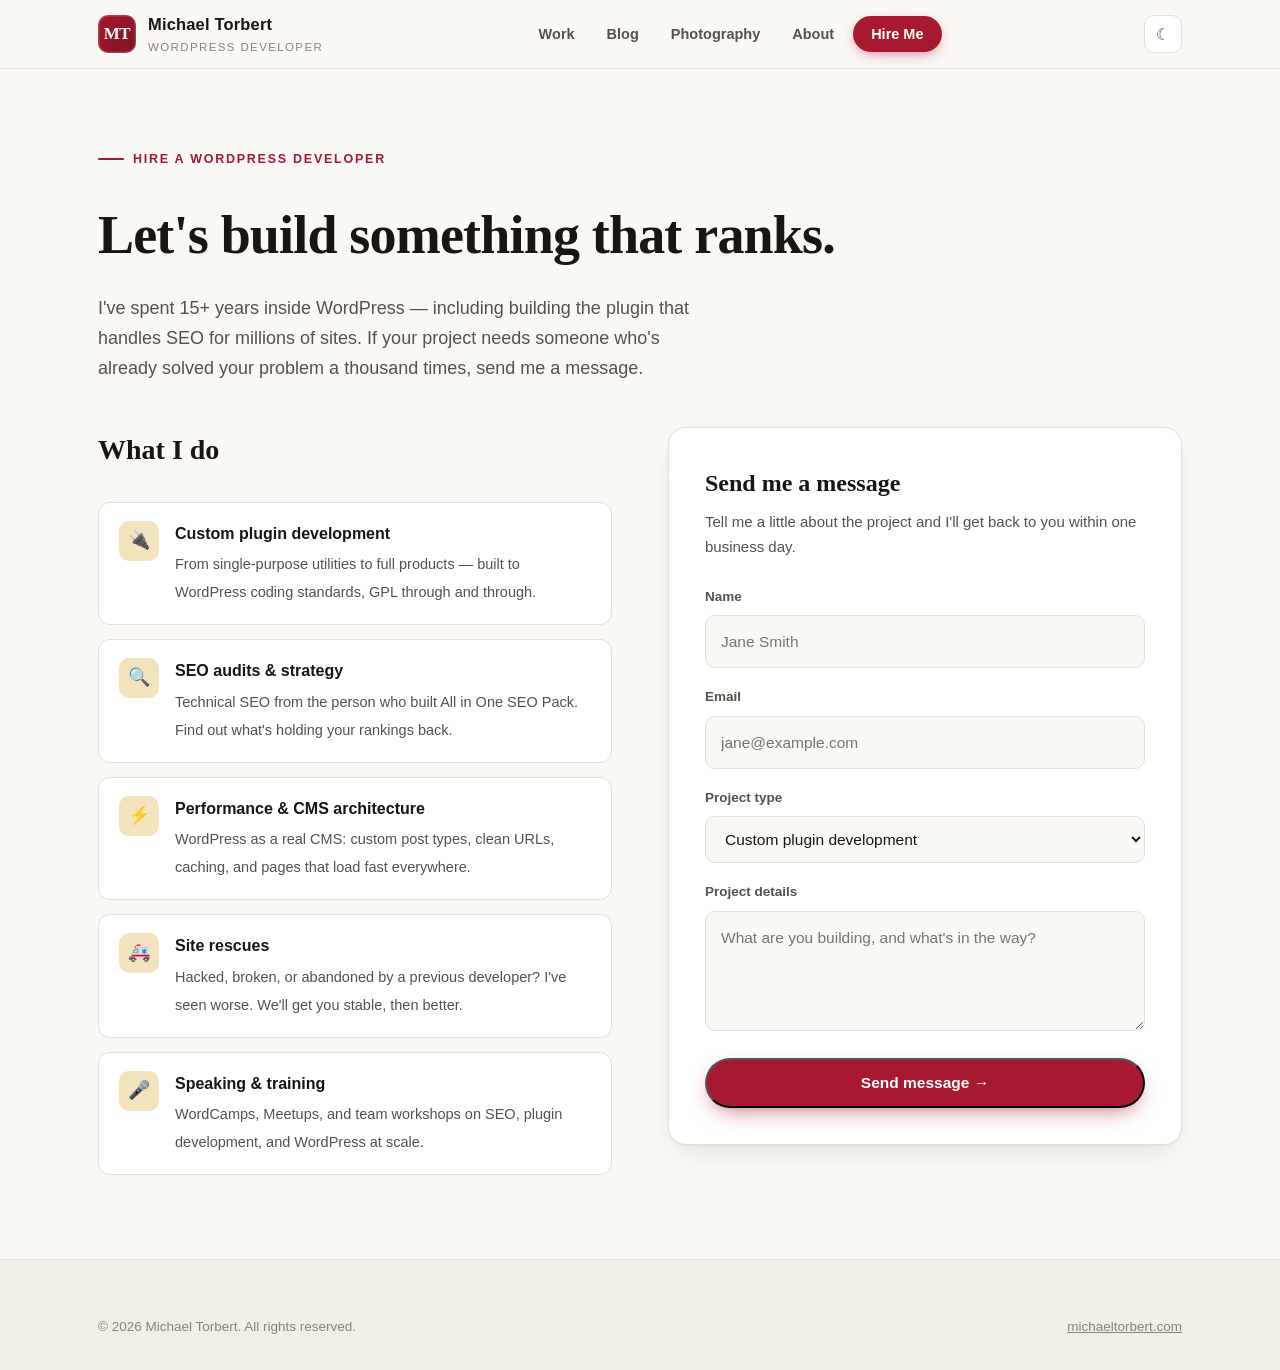
<file: redesign/hire.html>
<!DOCTYPE html>
<html lang="en">
<head>
<meta charset="UTF-8">
<meta name="viewport" content="width=device-width, initial-scale=1.0">
<title>Hire a WordPress Developer — Michael Torbert</title>
<meta name="description" content="Hire Michael Torbert for custom WordPress plugin development, SEO audits, performance optimization, and site rescues.">
<link rel="stylesheet" href="assets/style.css">
<script src="assets/main.js"></script>
</head>
<body>

<header class="site-header">
  <div class="wrap nav">
    <a class="brand" href="index.html">
      <span class="monogram">MT</span>
      <span class="name">Michael Torbert<small>WordPress Developer</small></span>
    </a>
    <ul class="nav-links">
      <li><a href="index.html#work">Work</a></li>
      <li><a href="blog.html">Blog</a></li>
      <li><a href="index.html#photography">Photography</a></li>
      <li><a href="about.html">About</a></li>
      <li><a href="hire.html" class="nav-cta active">Hire Me</a></li>
    </ul>
    <div style="display:flex;gap:10px;">
      <button class="theme-toggle" aria-label="Toggle dark mode">☾</button>
      <button class="menu-btn" aria-label="Menu">☰</button>
    </div>
  </div>
</header>

<main>
  <section class="page-hero">
    <div class="wrap">
      <span class="kicker">Hire a WordPress Developer</span>
      <h1>Let's build something that ranks.</h1>
      <p class="lede">
        I've spent 15+ years inside WordPress — including building the plugin that handles
        SEO for millions of sites. If your project needs someone who's already solved your
        problem a thousand times, send me a message.
      </p>
    </div>
  </section>

  <section class="wrap hire-grid">
    <div>
      <h2 style="font-family:var(--font-display);font-size:28px;font-weight:600;">What I do</h2>
      <ul class="service-list">
        <li>
          <span class="ico">🔌</span>
          <div><b>Custom plugin development</b><span>From single-purpose utilities to full products — built to WordPress coding standards, GPL through and through.</span></div>
        </li>
        <li>
          <span class="ico">🔍</span>
          <div><b>SEO audits &amp; strategy</b><span>Technical SEO from the person who built All in One SEO Pack. Find out what's holding your rankings back.</span></div>
        </li>
        <li>
          <span class="ico">⚡</span>
          <div><b>Performance &amp; CMS architecture</b><span>WordPress as a real CMS: custom post types, clean URLs, caching, and pages that load fast everywhere.</span></div>
        </li>
        <li>
          <span class="ico">🚑</span>
          <div><b>Site rescues</b><span>Hacked, broken, or abandoned by a previous developer? I've seen worse. We'll get you stable, then better.</span></div>
        </li>
        <li>
          <span class="ico">🎤</span>
          <div><b>Speaking &amp; training</b><span>WordCamps, Meetups, and team workshops on SEO, plugin development, and WordPress at scale.</span></div>
        </li>
      </ul>
    </div>

    <div class="contact-card">
      <h3>Send me a message</h3>
      <p>Tell me a little about the project and I'll get back to you within one business day.</p>
      <form action="#" method="post">
        <div class="field">
          <label for="name">Name</label>
          <input id="name" type="text" placeholder="Jane Smith" required>
        </div>
        <div class="field">
          <label for="email">Email</label>
          <input id="email" type="email" placeholder="jane@example.com" required>
        </div>
        <div class="field">
          <label for="type">Project type</label>
          <select id="type">
            <option>Custom plugin development</option>
            <option>SEO audit / consulting</option>
            <option>Performance / architecture</option>
            <option>Site rescue</option>
            <option>Speaking / training</option>
            <option>Something else</option>
          </select>
        </div>
        <div class="field">
          <label for="msg">Project details</label>
          <textarea id="msg" placeholder="What are you building, and what's in the way?"></textarea>
        </div>
        <button class="btn btn-primary" type="submit">Send message →</button>
      </form>
    </div>
  </section>
</main>

<footer class="site-footer" style="margin-top:0;">
  <div class="wrap">
    <div class="footer-bottom" style="border-top:0;padding-top:0;">
      <span>© 2026 Michael Torbert. All rights reserved.</span>
      <span><a href="index.html" style="color:inherit;">michaeltorbert.com</a></span>
    </div>
  </div>
</footer>

</body>
</html>
</file>
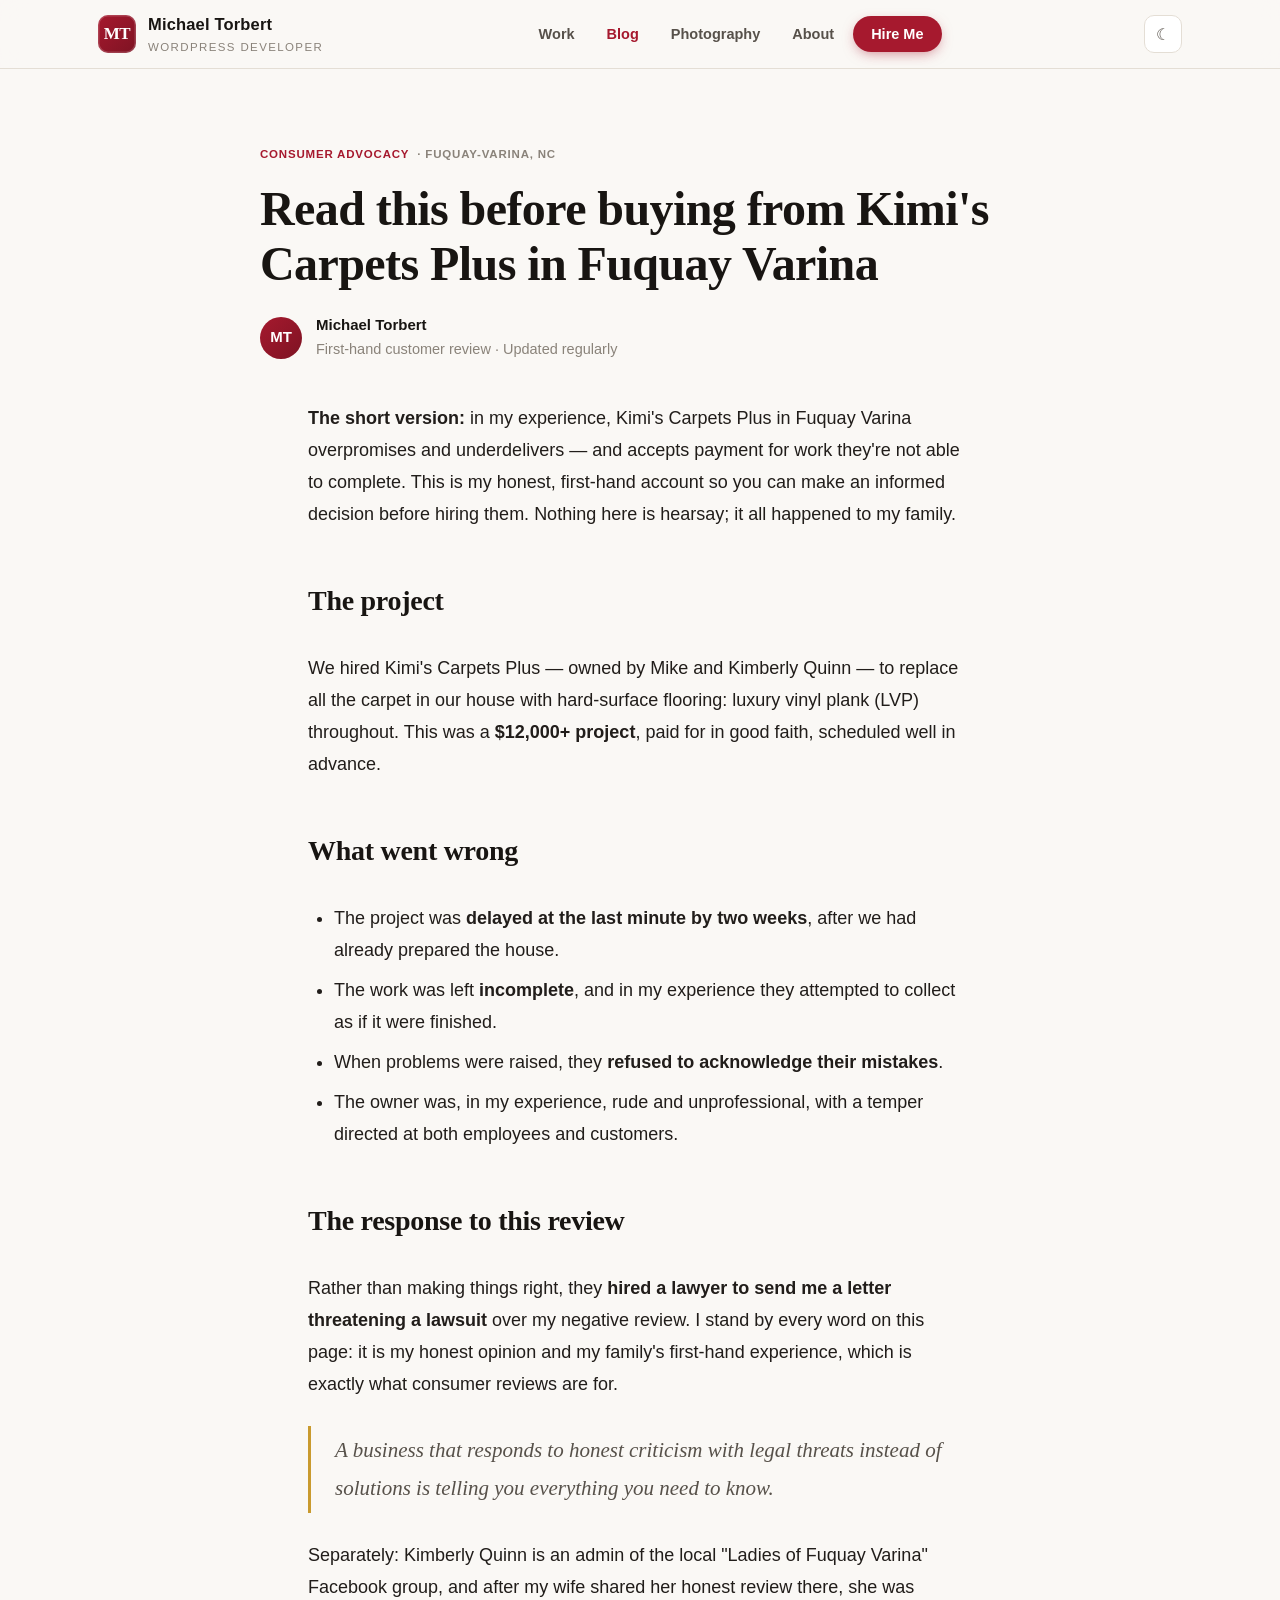
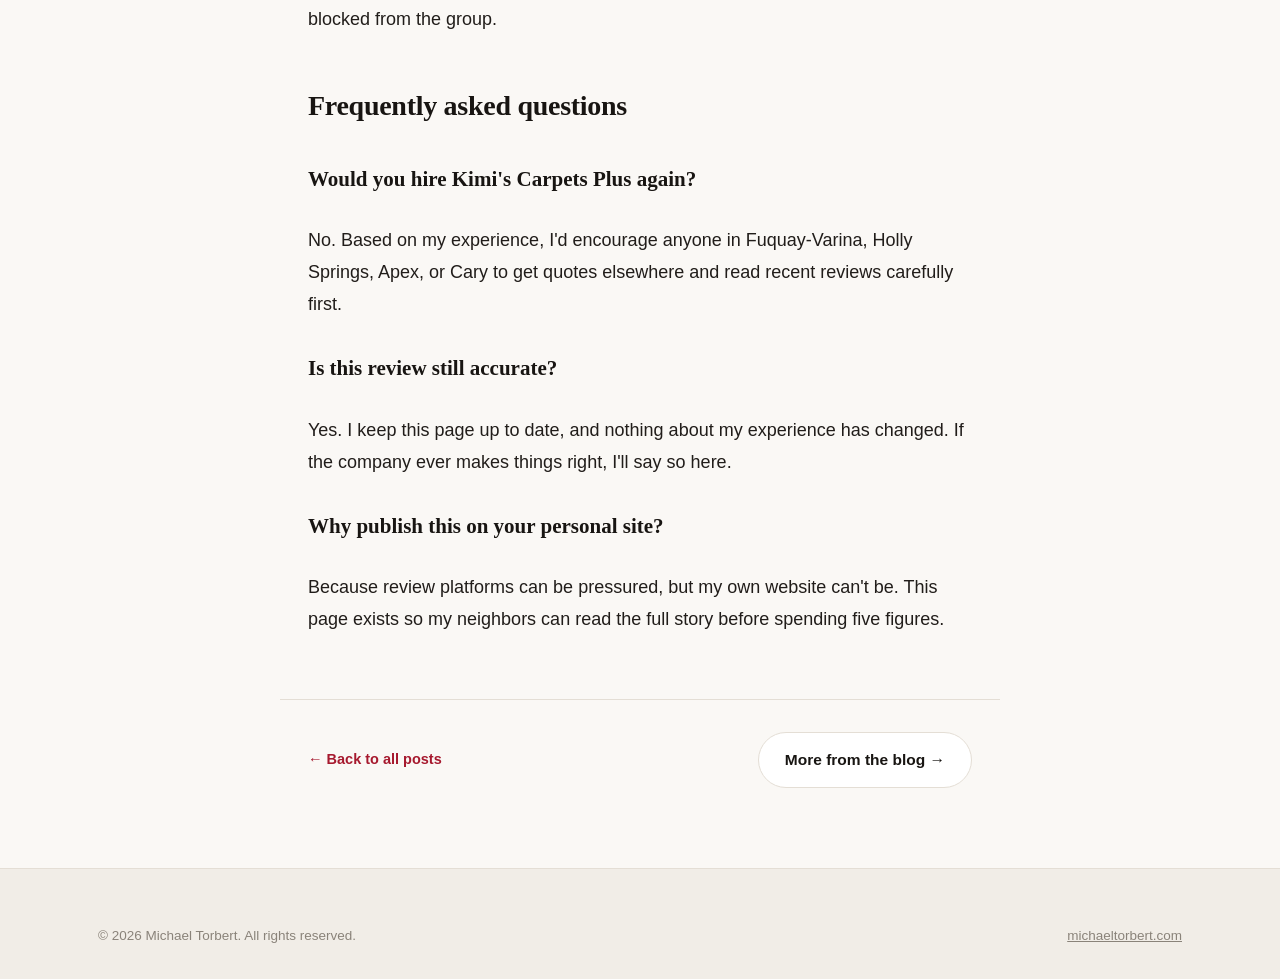
<file: redesign/kimis-carpets-plus.html>
<!DOCTYPE html>
<html lang="en">
<head>
<meta charset="UTF-8">
<meta name="viewport" content="width=device-width, initial-scale=1.0">
<title>Kimi's Carpets Plus in Fuquay Varina — Read This Before Buying | Michael Torbert</title>
<meta name="description" content="My honest review of Kimi's Carpets Plus in Fuquay Varina, NC: a $12,000+ LVP flooring project, a last-minute two-week delay, incomplete work, and a lawyer's letter over this review. Read my full experience before you buy.">
<link rel="canonical" href="https://michaeltorbert.com/kimis-carpets-plus/">
<link rel="stylesheet" href="assets/style.css">
<script src="assets/main.js"></script>
<script type="application/ld+json">
{
  "@context": "https://schema.org",
  "@graph": [
    {
      "@type": "Article",
      "headline": "Read this before buying from Kimi's Carpets Plus in Fuquay Varina",
      "description": "A first-person account of hiring Kimi's Carpets Plus in Fuquay Varina, NC for a $12,000+ luxury vinyl plank flooring project.",
      "author": { "@type": "Person", "name": "Michael Torbert", "url": "https://michaeltorbert.com/about/" },
      "publisher": { "@type": "Person", "name": "Michael Torbert" },
      "mainEntityOfPage": "https://michaeltorbert.com/kimis-carpets-plus/",
      "about": { "@type": "LocalBusiness", "name": "Kimi's Carpets Plus", "address": { "@type": "PostalAddress", "addressLocality": "Fuquay-Varina", "addressRegion": "NC" } }
    },
    {
      "@type": "BreadcrumbList",
      "itemListElement": [
        { "@type": "ListItem", "position": 1, "name": "Home", "item": "https://michaeltorbert.com/" },
        { "@type": "ListItem", "position": 2, "name": "Kimi's Carpets Plus in Fuquay Varina", "item": "https://michaeltorbert.com/kimis-carpets-plus/" }
      ]
    },
    {
      "@type": "FAQPage",
      "mainEntity": [
        {
          "@type": "Question",
          "name": "What happened with Kimi's Carpets Plus in Fuquay Varina?",
          "acceptedAnswer": { "@type": "Answer", "text": "I hired Kimi's Carpets Plus to replace all the carpet in my house with luxury vinyl plank (LVP) flooring, a project of over $12,000. The project was delayed at the last minute by two weeks, the work was left incomplete, and in my experience the company refused to acknowledge its mistakes." }
        },
        {
          "@type": "Question",
          "name": "Did Kimi's Carpets Plus respond to this review?",
          "acceptedAnswer": { "@type": "Answer", "text": "Rather than resolving the issues, they hired a lawyer to send me a letter threatening a lawsuit over my negative review. The review remains up, because everything in it is my honest, first-hand experience." }
        },
        {
          "@type": "Question",
          "name": "Who owns Kimi's Carpets Plus?",
          "acceptedAnswer": { "@type": "Answer", "text": "Kimi's Carpets Plus in Fuquay-Varina, NC is owned by Mike and Kimberly Quinn." }
        }
      ]
    }
  ]
}
</script>
</head>
<body>

<header class="site-header">
  <div class="wrap nav">
    <a class="brand" href="index.html">
      <span class="monogram">MT</span>
      <span class="name">Michael Torbert<small>WordPress Developer</small></span>
    </a>
    <ul class="nav-links">
      <li><a href="index.html#work">Work</a></li>
      <li><a href="blog.html" class="active">Blog</a></li>
      <li><a href="index.html#photography">Photography</a></li>
      <li><a href="about.html">About</a></li>
      <li><a href="hire.html" class="nav-cta">Hire Me</a></li>
    </ul>
    <div style="display:flex;gap:10px;">
      <button class="theme-toggle" aria-label="Toggle dark mode">☾</button>
      <button class="menu-btn" aria-label="Menu">☰</button>
    </div>
  </div>
</header>

<main>
  <article>
    <div class="wrap">
      <header class="article-hero">
        <div class="post-tags">
          <span class="tag">Consumer Advocacy</span>
          <span class="tag" style="color:var(--ink-faint);">· Fuquay-Varina, NC</span>
        </div>
        <h1>Read this before buying from Kimi's Carpets Plus in Fuquay Varina</h1>
        <div class="article-meta">
          <span class="avatar">MT</span>
          <div>
            <b>Michael Torbert</b>
            <span>First-hand customer review · Updated regularly</span>
          </div>
        </div>
      </header>
    </div>

    <div class="wrap article-body">
      <p>
        <strong>The short version:</strong> in my experience, Kimi's Carpets Plus in Fuquay
        Varina overpromises and underdelivers — and accepts payment for work they're not
        able to complete. This is my honest, first-hand account so you can make an informed
        decision before hiring them. Nothing here is hearsay; it all happened to my family.
      </p>

      <h2>The project</h2>
      <p>
        We hired Kimi's Carpets Plus — owned by Mike and Kimberly Quinn — to replace all the
        carpet in our house with hard-surface flooring: luxury vinyl plank (LVP) throughout.
        This was a <strong>$12,000+ project</strong>, paid for in good faith, scheduled well
        in advance.
      </p>

      <h2>What went wrong</h2>
      <ul>
        <li>The project was <strong>delayed at the last minute by two weeks</strong>, after we had already prepared the house.</li>
        <li>The work was left <strong>incomplete</strong>, and in my experience they attempted to collect as if it were finished.</li>
        <li>When problems were raised, they <strong>refused to acknowledge their mistakes</strong>.</li>
        <li>The owner was, in my experience, rude and unprofessional, with a temper directed at both employees and customers.</li>
      </ul>

      <h2>The response to this review</h2>
      <p>
        Rather than making things right, they <strong>hired a lawyer to send me a letter
        threatening a lawsuit</strong> over my negative review. I stand by every word on this
        page: it is my honest opinion and my family's first-hand experience, which is exactly
        what consumer reviews are for.
      </p>
      <blockquote>
        A business that responds to honest criticism with legal threats instead of solutions
        is telling you everything you need to know.
      </blockquote>
      <p>
        Separately: Kimberly Quinn is an admin of the local "Ladies of Fuquay Varina" Facebook
        group, and after my wife shared her honest review there, she was blocked from the group.
      </p>

      <h2>Frequently asked questions</h2>
      <h3 style="font-family:var(--font-display);font-size:21px;margin-top:30px;">Would you hire Kimi's Carpets Plus again?</h3>
      <p>No. Based on my experience, I'd encourage anyone in Fuquay-Varina, Holly Springs, Apex, or Cary to get quotes elsewhere and read recent reviews carefully first.</p>
      <h3 style="font-family:var(--font-display);font-size:21px;margin-top:30px;">Is this review still accurate?</h3>
      <p>Yes. I keep this page up to date, and nothing about my experience has changed. If the company ever makes things right, I'll say so here.</p>
      <h3 style="font-family:var(--font-display);font-size:21px;margin-top:30px;">Why publish this on your personal site?</h3>
      <p>Because review platforms can be pressured, but my own website can't be. This page exists so my neighbors can read the full story before spending five figures.</p>
    </div>

    <footer class="wrap article-footer">
      <a class="see-all" href="blog.html">← Back to all posts</a>
      <div class="btn-row">
        <a class="btn btn-ghost" href="post.html">More from the blog →</a>
      </div>
    </footer>
  </article>
</main>

<footer class="site-footer" style="margin-top:0;">
  <div class="wrap">
    <div class="footer-bottom" style="border-top:0;padding-top:0;">
      <span>© 2026 Michael Torbert. All rights reserved.</span>
      <span><a href="index.html" style="color:inherit;">michaeltorbert.com</a></span>
    </div>
  </div>
</footer>

</body>
</html>
</file>
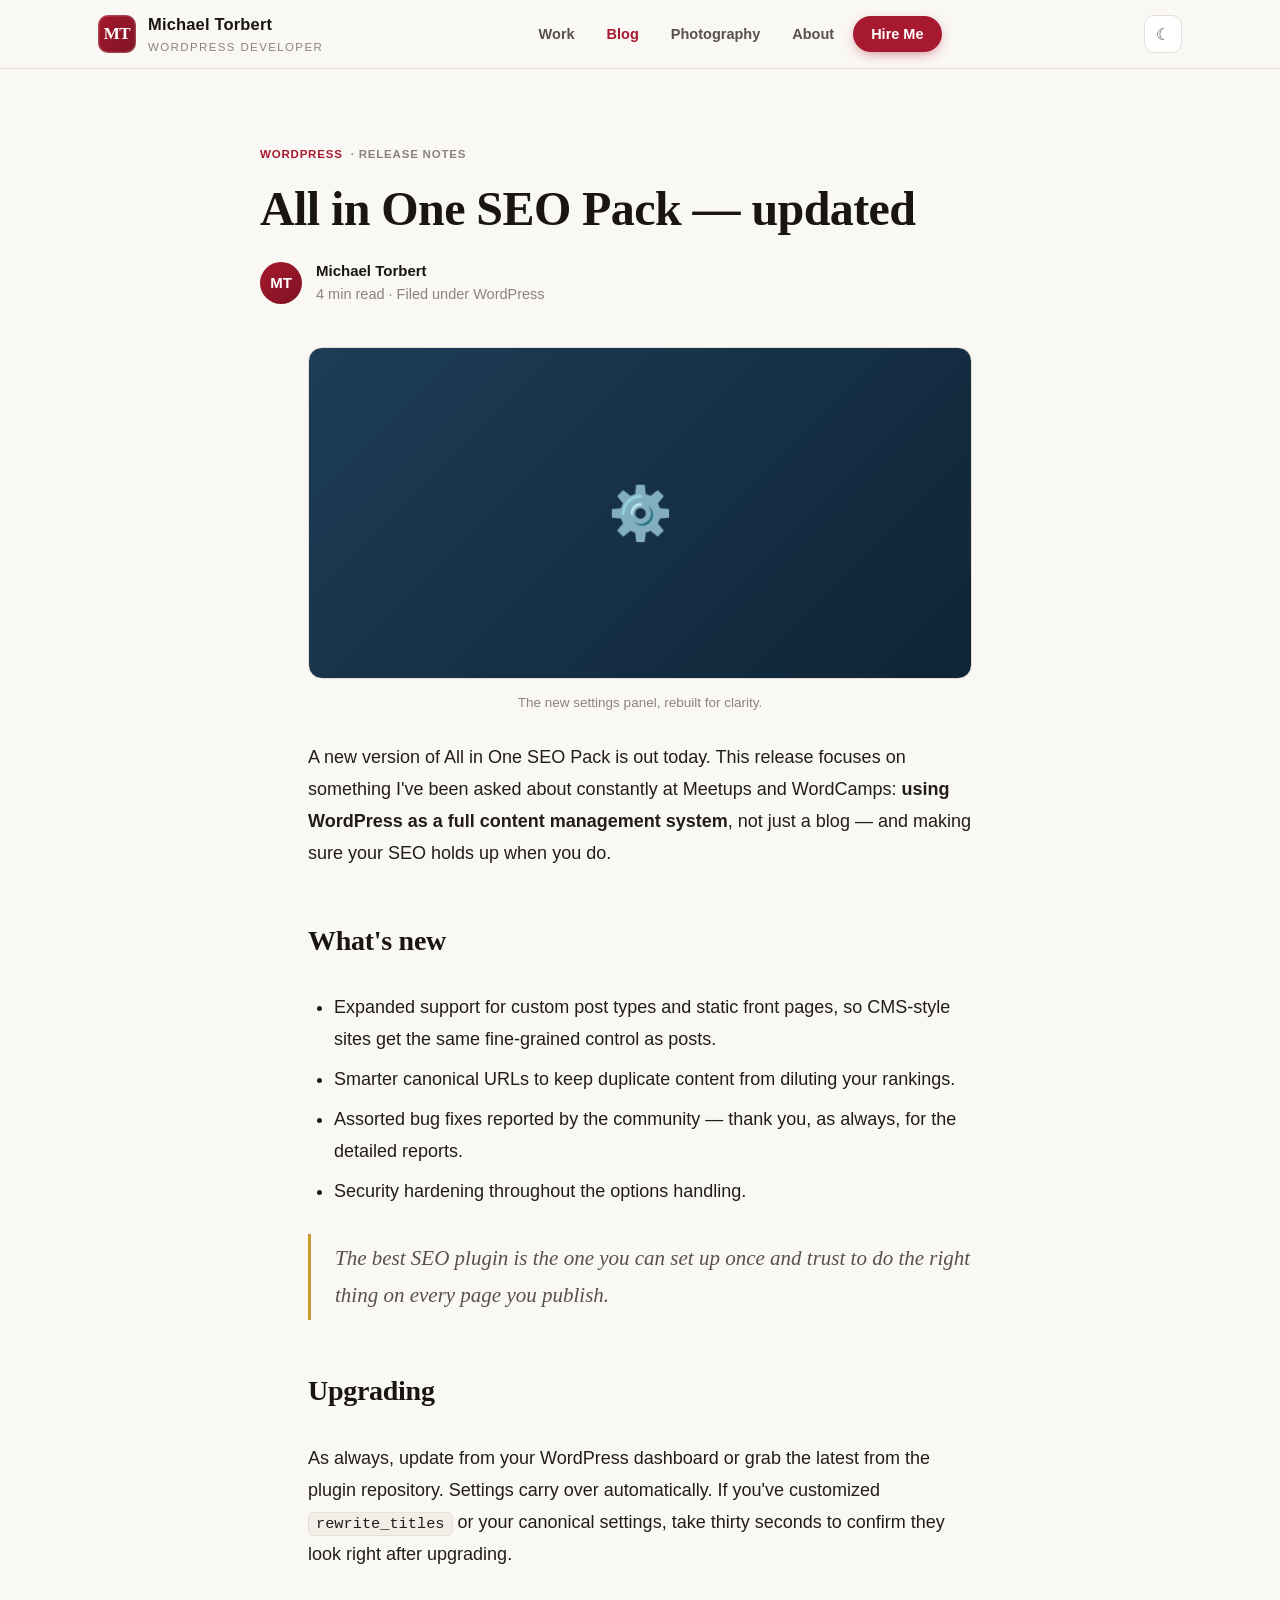
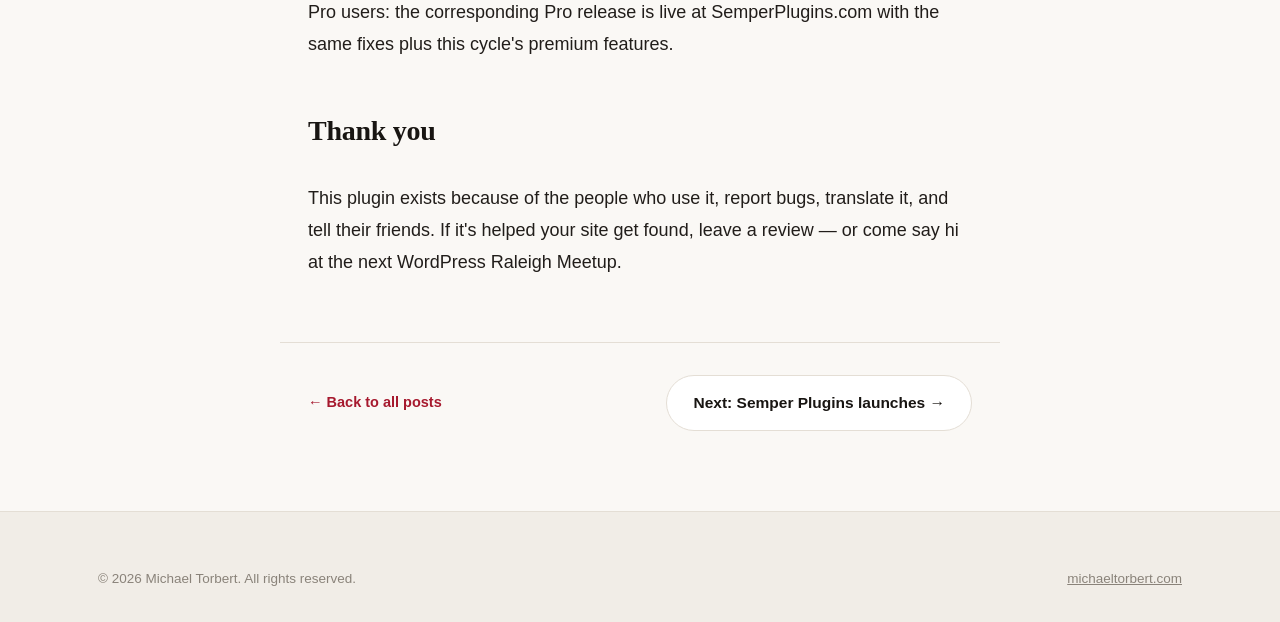
<file: redesign/post.html>
<!DOCTYPE html>
<html lang="en">
<head>
<meta charset="UTF-8">
<meta name="viewport" content="width=device-width, initial-scale=1.0">
<title>All in One SEO Pack — updated | Michael Torbert</title>
<meta name="description" content="Release notes for the latest All in One SEO Pack update: better CMS support, bug fixes, and security hardening.">
<link rel="stylesheet" href="assets/style.css">
<script src="assets/main.js"></script>
</head>
<body>

<header class="site-header">
  <div class="wrap nav">
    <a class="brand" href="index.html">
      <span class="monogram">MT</span>
      <span class="name">Michael Torbert<small>WordPress Developer</small></span>
    </a>
    <ul class="nav-links">
      <li><a href="index.html#work">Work</a></li>
      <li><a href="blog.html" class="active">Blog</a></li>
      <li><a href="index.html#photography">Photography</a></li>
      <li><a href="about.html">About</a></li>
      <li><a href="hire.html" class="nav-cta">Hire Me</a></li>
    </ul>
    <div style="display:flex;gap:10px;">
      <button class="theme-toggle" aria-label="Toggle dark mode">☾</button>
      <button class="menu-btn" aria-label="Menu">☰</button>
    </div>
  </div>
</header>

<main>
  <article>
    <div class="wrap">
      <header class="article-hero">
        <div class="post-tags">
          <span class="tag">WordPress</span>
          <span class="tag" style="color:var(--ink-faint);">· Release Notes</span>
        </div>
        <h1>All in One SEO Pack — updated</h1>
        <div class="article-meta">
          <span class="avatar">MT</span>
          <div>
            <b>Michael Torbert</b>
            <span>4 min read · Filed under WordPress</span>
          </div>
        </div>
      </header>
    </div>

    <div class="wrap article-body">
      <figure>
        <div class="article-figure">⚙️</div>
        <figcaption class="figcaption">The new settings panel, rebuilt for clarity.</figcaption>
      </figure>

      <p>
        A new version of All in One SEO Pack is out today. This release focuses on something
        I've been asked about constantly at Meetups and WordCamps: <strong>using WordPress as a
        full content management system</strong>, not just a blog — and making sure your SEO
        holds up when you do.
      </p>

      <h2>What's new</h2>
      <ul>
        <li>Expanded support for custom post types and static front pages, so CMS-style sites get the same fine-grained control as posts.</li>
        <li>Smarter canonical URLs to keep duplicate content from diluting your rankings.</li>
        <li>Assorted bug fixes reported by the community — thank you, as always, for the detailed reports.</li>
        <li>Security hardening throughout the options handling.</li>
      </ul>

      <blockquote>
        The best SEO plugin is the one you can set up once and trust to do the right thing
        on every page you publish.
      </blockquote>

      <h2>Upgrading</h2>
      <p>
        As always, update from your WordPress dashboard or grab the latest from the plugin
        repository. Settings carry over automatically. If you've customized
        <code>rewrite_titles</code> or your canonical settings, take thirty seconds to confirm
        they look right after upgrading.
      </p>
      <p>
        Pro users: the corresponding Pro release is live at SemperPlugins.com with the same
        fixes plus this cycle's premium features.
      </p>

      <h2>Thank you</h2>
      <p>
        This plugin exists because of the people who use it, report bugs, translate it, and
        tell their friends. If it's helped your site get found, leave a review — or come say
        hi at the next WordPress Raleigh Meetup.
      </p>
    </div>

    <footer class="wrap article-footer">
      <a class="see-all" href="blog.html">← Back to all posts</a>
      <div class="btn-row">
        <a class="btn btn-ghost" href="post.html">Next: Semper Plugins launches →</a>
      </div>
    </footer>
  </article>
</main>

<footer class="site-footer" style="margin-top:0;">
  <div class="wrap">
    <div class="footer-bottom" style="border-top:0;padding-top:0;">
      <span>© 2026 Michael Torbert. All rights reserved.</span>
      <span><a href="index.html" style="color:inherit;">michaeltorbert.com</a></span>
    </div>
  </div>
</footer>

</body>
</html>
</file>
<file: redesign/assets/style.css>
/* ==========================================================================
   michaeltorbert.com — 2026 redesign
   Editorial-modern personal brand. Marine scarlet + gold on warm neutrals.
   ========================================================================== */

:root {
  --bg: #faf8f5;
  --bg-alt: #f1ede7;
  --surface: #ffffff;
  --ink: #181512;
  --ink-soft: #57514a;
  --ink-faint: #8a837a;
  --line: #e4ded5;
  --scarlet: #a6192e;
  --scarlet-deep: #7e1323;
  --gold: #c99a2e;
  --gold-soft: #f3e3bd;
  --radius: 14px;
  --shadow: 0 1px 2px rgba(24, 21, 18, .05), 0 12px 32px -12px rgba(24, 21, 18, .14);
  --font-display: "Iowan Old Style", "Palatino Linotype", Palatino, Georgia, serif;
  --font-body: -apple-system, BlinkMacSystemFont, "Segoe UI", Roboto, "Helvetica Neue", Arial, sans-serif;
  --font-mono: ui-monospace, "SF Mono", "Cascadia Code", Menlo, Consolas, monospace;
}

[data-theme="dark"] {
  --bg: #12100e;
  --bg-alt: #1a1714;
  --surface: #211d19;
  --ink: #f2ede6;
  --ink-soft: #b8b0a5;
  --ink-faint: #7d756b;
  --line: #322c26;
  --scarlet: #e2495e;
  --scarlet-deep: #c43349;
  --gold: #d9ad4b;
  --gold-soft: #322a1a;
  --shadow: 0 1px 2px rgba(0, 0, 0, .4), 0 16px 40px -16px rgba(0, 0, 0, .6);
}

* { box-sizing: border-box; margin: 0; padding: 0; }

html { scroll-behavior: smooth; }

body {
  font-family: var(--font-body);
  background: var(--bg);
  color: var(--ink);
  line-height: 1.65;
  font-size: 17px;
  -webkit-font-smoothing: antialiased;
  transition: background .3s ease, color .3s ease;
}

img { max-width: 100%; display: block; }
a { color: inherit; }

.wrap { max-width: 1140px; margin: 0 auto; padding: 0 28px; }

/* ---------- Header ---------- */

.site-header {
  position: sticky;
  top: 0;
  z-index: 50;
  background: color-mix(in srgb, var(--bg) 88%, transparent);
  backdrop-filter: blur(12px);
  -webkit-backdrop-filter: blur(12px);
  border-bottom: 1px solid var(--line);
}

.nav {
  display: flex;
  align-items: center;
  justify-content: space-between;
  height: 68px;
  gap: 24px;
}

.brand {
  display: flex;
  align-items: center;
  gap: 12px;
  text-decoration: none;
  font-weight: 700;
  letter-spacing: .01em;
}

.brand .monogram {
  width: 38px;
  height: 38px;
  border-radius: 10px;
  background: linear-gradient(135deg, var(--scarlet), var(--scarlet-deep));
  color: #fff;
  font-family: var(--font-display);
  font-size: 17px;
  display: grid;
  place-items: center;
  letter-spacing: -.02em;
  box-shadow: inset 0 0 0 1.5px rgba(255, 255, 255, .18);
}

.brand .name { font-size: 16.5px; }
.brand .name small {
  display: block;
  font-weight: 500;
  font-size: 11.5px;
  letter-spacing: .12em;
  text-transform: uppercase;
  color: var(--ink-faint);
}

.nav-links {
  display: flex;
  align-items: center;
  gap: 6px;
  list-style: none;
}

.nav-links a {
  text-decoration: none;
  font-size: 14.5px;
  font-weight: 600;
  color: var(--ink-soft);
  padding: 9px 13px;
  border-radius: 9px;
  transition: color .15s, background .15s;
}

.nav-links a:hover { color: var(--ink); background: var(--bg-alt); }
.nav-links a.active { color: var(--scarlet); }

.nav-cta {
  text-decoration: none;
  font-size: 14.5px;
  font-weight: 700;
  color: #fff !important;
  background: var(--scarlet);
  padding: 10px 18px !important;
  border-radius: 99px !important;
  box-shadow: 0 4px 14px -4px color-mix(in srgb, var(--scarlet) 60%, transparent);
}
.nav-cta:hover { background: var(--scarlet-deep) !important; color: #fff !important; }

.theme-toggle {
  border: 1px solid var(--line);
  background: var(--surface);
  color: var(--ink-soft);
  width: 38px;
  height: 38px;
  border-radius: 10px;
  cursor: pointer;
  font-size: 16px;
  display: grid;
  place-items: center;
}
.theme-toggle:hover { color: var(--ink); }

.menu-btn { display: none; }

/* ---------- Hero ---------- */

.hero {
  position: relative;
  padding: 88px 0 72px;
  overflow: hidden;
}

.hero::before {
  content: "";
  position: absolute;
  inset: 0;
  background:
    radial-gradient(700px 360px at 85% -10%, color-mix(in srgb, var(--gold) 16%, transparent), transparent 70%),
    radial-gradient(620px 420px at -8% 110%, color-mix(in srgb, var(--scarlet) 9%, transparent), transparent 70%);
  pointer-events: none;
}

.hero-grid {
  position: relative;
  display: grid;
  grid-template-columns: 1.25fr .75fr;
  gap: 56px;
  align-items: center;
}

.kicker {
  display: inline-flex;
  align-items: center;
  gap: 9px;
  font-size: 12.5px;
  font-weight: 700;
  letter-spacing: .14em;
  text-transform: uppercase;
  color: var(--scarlet);
  margin-bottom: 22px;
}
.kicker::before {
  content: "";
  width: 26px;
  height: 2px;
  background: var(--scarlet);
  border-radius: 2px;
}

.hero h1 {
  font-family: var(--font-display);
  font-size: clamp(40px, 5.6vw, 64px);
  line-height: 1.06;
  letter-spacing: -.015em;
  font-weight: 600;
  margin-bottom: 22px;
}

.hero h1 em {
  font-style: italic;
  color: var(--scarlet);
}

.hero .lede {
  font-size: 19px;
  color: var(--ink-soft);
  max-width: 54ch;
  margin-bottom: 34px;
}

.btn-row { display: flex; gap: 14px; flex-wrap: wrap; }

.btn {
  display: inline-flex;
  align-items: center;
  gap: 8px;
  text-decoration: none;
  font-weight: 700;
  font-size: 15.5px;
  padding: 14px 26px;
  border-radius: 99px;
  transition: transform .15s, box-shadow .15s, background .15s;
}
.btn:hover { transform: translateY(-1px); }

.btn-primary {
  background: var(--scarlet);
  color: #fff;
  box-shadow: 0 8px 22px -8px color-mix(in srgb, var(--scarlet) 70%, transparent);
}
.btn-primary:hover { background: var(--scarlet-deep); }

.btn-ghost {
  border: 1.5px solid var(--line);
  background: var(--surface);
  color: var(--ink);
}
.btn-ghost:hover { border-color: var(--ink-faint); }

/* Hero portrait card */

.hero-card {
  position: relative;
  border-radius: 22px;
  background: var(--surface);
  border: 1px solid var(--line);
  box-shadow: var(--shadow);
  padding: 26px;
}

.portrait {
  aspect-ratio: 4 / 4.4;
  border-radius: 14px;
  background:
    radial-gradient(120px 120px at 50% 34%, #cdbfae, transparent 70%),
    linear-gradient(165deg, #2c2a33 0%, #3c3a45 48%, #191820 100%);
  position: relative;
  overflow: hidden;
  display: grid;
  place-items: center;
}

.portrait .silhouette { font-size: 84px; opacity: .55; filter: grayscale(1); }

.portrait .photo-note {
  position: absolute;
  bottom: 12px;
  left: 12px;
  right: 12px;
  text-align: center;
  font-size: 11.5px;
  letter-spacing: .1em;
  text-transform: uppercase;
  color: rgba(255, 255, 255, .55);
}

.hero-card .badges {
  display: flex;
  gap: 8px;
  flex-wrap: wrap;
  margin-top: 18px;
}

.badge {
  font-size: 12px;
  font-weight: 700;
  letter-spacing: .04em;
  padding: 6px 12px;
  border-radius: 99px;
  background: var(--bg-alt);
  color: var(--ink-soft);
  border: 1px solid var(--line);
}
.badge.gold { background: var(--gold-soft); border-color: color-mix(in srgb, var(--gold) 40%, transparent); color: #6b4f12; }
[data-theme="dark"] .badge.gold { background: color-mix(in srgb, var(--gold) 18%, transparent); color: var(--gold); }

/* ---------- Stat band ---------- */

.stats {
  border-top: 1px solid var(--line);
  border-bottom: 1px solid var(--line);
  background: var(--bg-alt);
}

.stats-grid {
  display: grid;
  grid-template-columns: repeat(4, 1fr);
  gap: 1px;
}

.stat {
  padding: 30px 24px;
  text-align: center;
}

.stat b {
  display: block;
  font-family: var(--font-display);
  font-size: 34px;
  font-weight: 600;
  letter-spacing: -.01em;
}

.stat span {
  font-size: 13px;
  font-weight: 600;
  letter-spacing: .08em;
  text-transform: uppercase;
  color: var(--ink-faint);
}

/* ---------- Sections ---------- */

.section { padding: 84px 0; }
.section.alt { background: var(--bg-alt); border-top: 1px solid var(--line); border-bottom: 1px solid var(--line); }

.section-head {
  display: flex;
  align-items: flex-end;
  justify-content: space-between;
  gap: 24px;
  margin-bottom: 42px;
}

.section-head h2 {
  font-family: var(--font-display);
  font-size: clamp(28px, 3.4vw, 40px);
  font-weight: 600;
  letter-spacing: -.01em;
  line-height: 1.15;
}

.section-head p { color: var(--ink-soft); max-width: 52ch; margin-top: 10px; }

.see-all {
  flex-shrink: 0;
  font-size: 14.5px;
  font-weight: 700;
  color: var(--scarlet);
  text-decoration: none;
  white-space: nowrap;
}
.see-all:hover { text-decoration: underline; }

/* ---------- Work cards ---------- */

.work-grid {
  display: grid;
  grid-template-columns: repeat(2, 1fr);
  gap: 22px;
}

.work-card {
  background: var(--surface);
  border: 1px solid var(--line);
  border-radius: var(--radius);
  padding: 30px;
  box-shadow: var(--shadow);
  display: flex;
  flex-direction: column;
  gap: 14px;
  transition: transform .18s ease, box-shadow .18s ease;
}
.work-card:hover { transform: translateY(-3px); }

.work-card.feature {
  grid-column: span 2;
  display: grid;
  grid-template-columns: 1.1fr .9fr;
  gap: 36px;
  align-items: center;
}

.work-icon {
  width: 50px;
  height: 50px;
  border-radius: 13px;
  display: grid;
  place-items: center;
  font-size: 23px;
  background: var(--gold-soft);
  border: 1px solid color-mix(in srgb, var(--gold) 35%, transparent);
}
[data-theme="dark"] .work-icon { background: color-mix(in srgb, var(--gold) 14%, transparent); }

.work-card h3 {
  font-family: var(--font-display);
  font-size: 24px;
  font-weight: 600;
  letter-spacing: -.01em;
}

.work-card p { color: var(--ink-soft); font-size: 15.5px; }

.work-meta {
  margin-top: auto;
  display: flex;
  gap: 8px;
  flex-wrap: wrap;
}

.work-shot {
  border-radius: 12px;
  aspect-ratio: 16 / 10;
  background: linear-gradient(140deg, #1d2b3a, #0e1620 60%, #1a2533);
  border: 1px solid var(--line);
  position: relative;
  overflow: hidden;
}

.work-shot .ui-bar {
  position: absolute;
  top: 0; left: 0; right: 0;
  height: 30px;
  background: rgba(255, 255, 255, .07);
  display: flex;
  align-items: center;
  gap: 6px;
  padding: 0 12px;
}
.work-shot .ui-bar i {
  width: 9px; height: 9px; border-radius: 50%;
  background: rgba(255, 255, 255, .25);
}
.work-shot .ui-lines { position: absolute; top: 48px; left: 18px; right: 18px; }
.work-shot .ui-lines b {
  display: block;
  height: 11px;
  border-radius: 6px;
  background: rgba(255, 255, 255, .12);
  margin-bottom: 10px;
}
.work-shot .ui-lines b:nth-child(1) { width: 42%; background: color-mix(in srgb, var(--gold) 75%, transparent); height: 14px; }
.work-shot .ui-lines b:nth-child(2) { width: 88%; }
.work-shot .ui-lines b:nth-child(3) { width: 72%; }
.work-shot .ui-lines b:nth-child(4) { width: 80%; }
.work-shot .ui-lines b:nth-child(5) { width: 36%; background: color-mix(in srgb, var(--scarlet) 70%, transparent); }

/* ---------- Blog cards ---------- */

.post-grid {
  display: grid;
  grid-template-columns: repeat(3, 1fr);
  gap: 22px;
}

.post-card {
  background: var(--surface);
  border: 1px solid var(--line);
  border-radius: var(--radius);
  overflow: hidden;
  box-shadow: var(--shadow);
  display: flex;
  flex-direction: column;
  transition: transform .18s ease;
  text-decoration: none;
}
.post-card:hover { transform: translateY(-3px); }

.post-thumb {
  aspect-ratio: 16 / 9;
  background: linear-gradient(135deg, var(--bg-alt), var(--line));
  display: grid;
  place-items: center;
  font-size: 38px;
}

.post-thumb.t-wp { background: linear-gradient(135deg, #1d3d57, #0f2436); }
.post-thumb.t-photo { background: linear-gradient(135deg, #3a2d4d, #1d1530); }
.post-thumb.t-travel { background: linear-gradient(135deg, #1f4a3d, #0e2a21); }
.post-thumb.t-opinion { background: linear-gradient(135deg, #54331c, #2e1a0c); }
.post-thumb.t-life { background: linear-gradient(135deg, #4d1d28, #2b0e15); }

.post-body { padding: 22px 24px 24px; display: flex; flex-direction: column; gap: 10px; flex: 1; }

.post-tags { display: flex; gap: 8px; align-items: center; }

.tag {
  font-size: 11.5px;
  font-weight: 700;
  letter-spacing: .07em;
  text-transform: uppercase;
  color: var(--scarlet);
}

.post-card h3 {
  font-family: var(--font-display);
  font-size: 20.5px;
  font-weight: 600;
  line-height: 1.3;
  letter-spacing: -.005em;
}

.post-card p { color: var(--ink-soft); font-size: 14.5px; flex: 1; }

.post-date { font-size: 13px; color: var(--ink-faint); font-weight: 600; }

/* Featured (pinned) post — spans full grid width */

.post-card.featured {
  grid-column: 1 / -1;
  display: grid;
  grid-template-columns: .8fr 1.2fr;
}

.post-card.featured .post-thumb { aspect-ratio: auto; height: 100%; min-height: 220px; }

.post-card.featured h3 { font-size: 27px; }

.post-card.featured .post-body { padding: 30px 34px; }

.pin-flag {
  font-size: 11.5px;
  font-weight: 700;
  letter-spacing: .09em;
  text-transform: uppercase;
  color: #6b4f12;
  background: var(--gold-soft);
  border: 1px solid color-mix(in srgb, var(--gold) 40%, transparent);
  border-radius: 99px;
  padding: 4px 11px;
}
[data-theme="dark"] .pin-flag { background: color-mix(in srgb, var(--gold) 16%, transparent); color: var(--gold); }

@media (max-width: 960px) {
  .post-card.featured { grid-template-columns: 1fr; }
  .post-card.featured .post-thumb { min-height: 150px; }
}

/* ---------- Photography strip ---------- */

.photo-grid {
  display: grid;
  grid-template-columns: repeat(4, 1fr);
  grid-auto-rows: 190px;
  gap: 14px;
}

.photo-tile {
  border-radius: 12px;
  position: relative;
  overflow: hidden;
  display: flex;
  align-items: flex-end;
  text-decoration: none;
  border: 1px solid var(--line);
  transition: transform .18s ease;
}
.photo-tile:hover { transform: scale(1.015); }
.photo-tile.wide { grid-column: span 2; }

.photo-tile span {
  position: relative;
  color: #fff;
  font-size: 13.5px;
  font-weight: 700;
  padding: 14px 16px;
  text-shadow: 0 1px 8px rgba(0, 0, 0, .6);
}

.photo-tile::after {
  content: "";
  position: absolute;
  inset: 0;
  background: linear-gradient(to top, rgba(0, 0, 0, .45), transparent 55%);
}

.ph-1 { background: linear-gradient(160deg, #7a8aa0 0%, #d8dee8 45%, #eef1f6 60%, #aab6c6 100%); } /* snow */
.ph-2 { background: radial-gradient(140% 100% at 30% 20%, #d8a13a 0%, #8a4a1f 40%, #2b1408 100%); } /* HDR auto */
.ph-3 { background: linear-gradient(160deg, #16202e 0%, #2c4a6e 55%, #0c121c 100%); } /* B&O tech */
.ph-4 { background: linear-gradient(160deg, #1d4a38 0%, #5c9e6e 60%, #16352a 100%); } /* travel */
.ph-5 { background: linear-gradient(160deg, #6e2330 0%, #b8434f 55%, #3a0f18 100%); } /* sunset */

/* ---------- About band ---------- */

.about-band { display: grid; grid-template-columns: .9fr 1.1fr; gap: 56px; align-items: center; }

.about-band .photo {
  border-radius: 18px;
  aspect-ratio: 4 / 3;
  background:
    radial-gradient(100px 90px at 60% 40%, #c9b89e, transparent 70%),
    linear-gradient(150deg, #33404f, #131a23 75%);
  border: 1px solid var(--line);
  display: grid;
  place-items: center;
  font-size: 64px;
}

.about-band h2 {
  font-family: var(--font-display);
  font-size: clamp(28px, 3.2vw, 38px);
  font-weight: 600;
  margin-bottom: 18px;
  letter-spacing: -.01em;
}

.about-band p { color: var(--ink-soft); margin-bottom: 16px; }

.timeline { list-style: none; margin-top: 26px; }
.timeline li {
  display: flex;
  gap: 16px;
  padding: 10px 0;
  font-size: 15px;
  border-bottom: 1px dashed var(--line);
}
.timeline li:last-child { border-bottom: 0; }
.timeline b { color: var(--scarlet); font-family: var(--font-mono); font-size: 13px; min-width: 88px; padding-top: 2px; }

/* ---------- CTA band ---------- */

.cta-band {
  background: linear-gradient(135deg, var(--scarlet-deep), var(--scarlet) 60%, #c22a40);
  color: #fff;
  border-radius: 22px;
  padding: 64px 56px;
  display: flex;
  align-items: center;
  justify-content: space-between;
  gap: 36px;
  position: relative;
  overflow: hidden;
  box-shadow: 0 24px 60px -24px color-mix(in srgb, var(--scarlet) 70%, transparent);
}

.cta-band::before {
  content: "";
  position: absolute;
  inset: 0;
  background: radial-gradient(420px 220px at 90% 0%, rgba(255, 215, 130, .25), transparent 70%);
}

.cta-band h2 {
  position: relative;
  font-family: var(--font-display);
  font-size: clamp(26px, 3vw, 36px);
  font-weight: 600;
  letter-spacing: -.01em;
}

.cta-band p { position: relative; opacity: .88; margin-top: 8px; max-width: 48ch; }

.cta-band .btn {
  position: relative;
  background: #fff;
  color: var(--scarlet-deep);
  flex-shrink: 0;
}

/* ---------- Footer ---------- */

.site-footer {
  border-top: 1px solid var(--line);
  background: var(--bg-alt);
  padding: 56px 0 32px;
  margin-top: 84px;
}

.footer-grid {
  display: grid;
  grid-template-columns: 1.4fr 1fr 1fr 1fr;
  gap: 40px;
  margin-bottom: 44px;
}

.footer-grid h4 {
  font-size: 12.5px;
  font-weight: 700;
  letter-spacing: .12em;
  text-transform: uppercase;
  color: var(--ink-faint);
  margin-bottom: 14px;
}

.footer-grid ul { list-style: none; }
.footer-grid li { margin-bottom: 9px; }
.footer-grid a { text-decoration: none; color: var(--ink-soft); font-size: 15px; }
.footer-grid a:hover { color: var(--scarlet); }

.footer-blurb { color: var(--ink-soft); font-size: 15px; max-width: 36ch; margin-top: 12px; }

.footer-bottom {
  border-top: 1px solid var(--line);
  padding-top: 24px;
  display: flex;
  justify-content: space-between;
  gap: 16px;
  font-size: 13.5px;
  color: var(--ink-faint);
  flex-wrap: wrap;
}

/* ---------- Blog index page ---------- */

.page-hero { padding: 72px 0 44px; }
.page-hero h1 {
  font-family: var(--font-display);
  font-size: clamp(36px, 4.6vw, 54px);
  font-weight: 600;
  letter-spacing: -.015em;
  margin-bottom: 14px;
}
.page-hero .lede { color: var(--ink-soft); font-size: 18px; max-width: 62ch; }

.filter-bar {
  display: flex;
  gap: 10px;
  flex-wrap: wrap;
  margin: 36px 0 36px;
}

.filter-chip {
  border: 1.5px solid var(--line);
  background: var(--surface);
  color: var(--ink-soft);
  font-size: 14px;
  font-weight: 700;
  padding: 9px 18px;
  border-radius: 99px;
  cursor: pointer;
  transition: all .15s;
  font-family: var(--font-body);
}
.filter-chip:hover { border-color: var(--ink-faint); color: var(--ink); }
.filter-chip.active {
  background: var(--ink);
  border-color: var(--ink);
  color: var(--bg);
}

/* ---------- Article page ---------- */

.article-hero { padding: 76px 0 40px; max-width: 760px; margin: 0 auto; }

.article-hero h1 {
  font-family: var(--font-display);
  font-size: clamp(32px, 4.4vw, 48px);
  font-weight: 600;
  line-height: 1.14;
  letter-spacing: -.012em;
  margin: 18px 0 22px;
}

.article-meta {
  display: flex;
  align-items: center;
  gap: 14px;
  color: var(--ink-faint);
  font-size: 14.5px;
}

.article-meta .avatar {
  width: 42px;
  height: 42px;
  border-radius: 50%;
  background: linear-gradient(135deg, var(--scarlet), var(--scarlet-deep));
  color: #fff;
  display: grid;
  place-items: center;
  font-weight: 700;
  font-size: 15px;
}

.article-meta b { color: var(--ink); display: block; font-size: 15px; }

.article-body {
  max-width: 720px;
  margin: 0 auto;
  padding-bottom: 64px;
  font-size: 18px;
  line-height: 1.78;
}

.article-body > * + * { margin-top: 26px; }

.article-body h2 {
  font-family: var(--font-display);
  font-size: 28px;
  font-weight: 600;
  margin-top: 46px;
  letter-spacing: -.01em;
}

.article-body p { color: color-mix(in srgb, var(--ink) 86%, var(--ink-soft)); }

.article-body blockquote {
  border-left: 3px solid var(--gold);
  padding: 6px 0 6px 24px;
  font-family: var(--font-display);
  font-style: italic;
  font-size: 21px;
  color: var(--ink-soft);
}

.article-body ul { padding-left: 26px; color: color-mix(in srgb, var(--ink) 86%, var(--ink-soft)); }
.article-body li + li { margin-top: 8px; }

.article-body code {
  font-family: var(--font-mono);
  font-size: .85em;
  background: var(--bg-alt);
  border: 1px solid var(--line);
  border-radius: 6px;
  padding: 2px 7px;
}

.article-figure {
  border-radius: 14px;
  aspect-ratio: 16 / 8;
  background: linear-gradient(135deg, #1d3d57, #0f2436);
  display: grid;
  place-items: center;
  font-size: 52px;
  border: 1px solid var(--line);
}

.article-figure + figcaption,
.figcaption {
  text-align: center;
  font-size: 13.5px;
  color: var(--ink-faint);
  margin-top: 12px !important;
}

.article-footer {
  max-width: 720px;
  margin: 0 auto 80px;
  border-top: 1px solid var(--line);
  padding-top: 32px;
  display: flex;
  justify-content: space-between;
  align-items: center;
  gap: 20px;
  flex-wrap: wrap;
}

/* ---------- Hire page ---------- */

.hire-grid {
  display: grid;
  grid-template-columns: 1fr 1fr;
  gap: 56px;
  align-items: start;
  padding-bottom: 84px;
}

.service-list { list-style: none; display: grid; gap: 14px; margin-top: 28px; }

.service-list li {
  display: flex;
  gap: 16px;
  background: var(--surface);
  border: 1px solid var(--line);
  border-radius: 12px;
  padding: 18px 20px;
  align-items: flex-start;
}

.service-list .ico {
  width: 40px; height: 40px;
  flex-shrink: 0;
  border-radius: 10px;
  display: grid;
  place-items: center;
  font-size: 18px;
  background: var(--gold-soft);
}
[data-theme="dark"] .service-list .ico { background: color-mix(in srgb, var(--gold) 14%, transparent); }

.service-list b { display: block; font-size: 16px; margin-bottom: 3px; }
.service-list span { color: var(--ink-soft); font-size: 14.5px; }

.contact-card {
  background: var(--surface);
  border: 1px solid var(--line);
  border-radius: 18px;
  box-shadow: var(--shadow);
  padding: 36px;
}

.contact-card h3 { font-family: var(--font-display); font-size: 24px; font-weight: 600; margin-bottom: 6px; }
.contact-card > p { color: var(--ink-soft); font-size: 15px; margin-bottom: 26px; }

.field { margin-bottom: 18px; }
.field label {
  display: block;
  font-size: 13.5px;
  font-weight: 700;
  margin-bottom: 7px;
  color: var(--ink-soft);
}

.field input, .field textarea, .field select {
  width: 100%;
  font: inherit;
  font-size: 15.5px;
  padding: 13px 15px;
  border-radius: 10px;
  border: 1.5px solid var(--line);
  background: var(--bg);
  color: var(--ink);
  outline: none;
  transition: border-color .15s;
}
.field input:focus, .field textarea:focus, .field select:focus { border-color: var(--scarlet); }
.field textarea { resize: vertical; min-height: 120px; }

.contact-card .btn { width: 100%; justify-content: center; }

/* ---------- Responsive ---------- */

@media (max-width: 960px) {
  .hero-grid, .about-band, .hire-grid { grid-template-columns: 1fr; gap: 40px; }
  .work-grid { grid-template-columns: 1fr; }
  .work-card.feature { grid-column: span 1; grid-template-columns: 1fr; }
  .post-grid { grid-template-columns: 1fr 1fr; }
  .photo-grid { grid-template-columns: 1fr 1fr; grid-auto-rows: 170px; }
  .stats-grid { grid-template-columns: 1fr 1fr; }
  .footer-grid { grid-template-columns: 1fr 1fr; }
  .cta-band { flex-direction: column; text-align: center; padding: 48px 32px; }
  .hero-card { max-width: 440px; }
}

@media (max-width: 640px) {
  .nav-links { display: none; }
  .menu-btn {
    display: grid;
    place-items: center;
    border: 1px solid var(--line);
    background: var(--surface);
    color: var(--ink);
    width: 38px; height: 38px;
    border-radius: 10px;
    cursor: pointer;
    font-size: 17px;
  }
  .nav-links.open {
    display: flex;
    position: absolute;
    flex-direction: column;
    align-items: stretch;
    top: 68px;
    left: 0; right: 0;
    background: var(--bg);
    border-bottom: 1px solid var(--line);
    padding: 16px 24px 22px;
    gap: 4px;
  }
  .post-grid { grid-template-columns: 1fr; }
  .section { padding: 60px 0; }
  .hero { padding: 60px 0 48px; }
}
</file>
